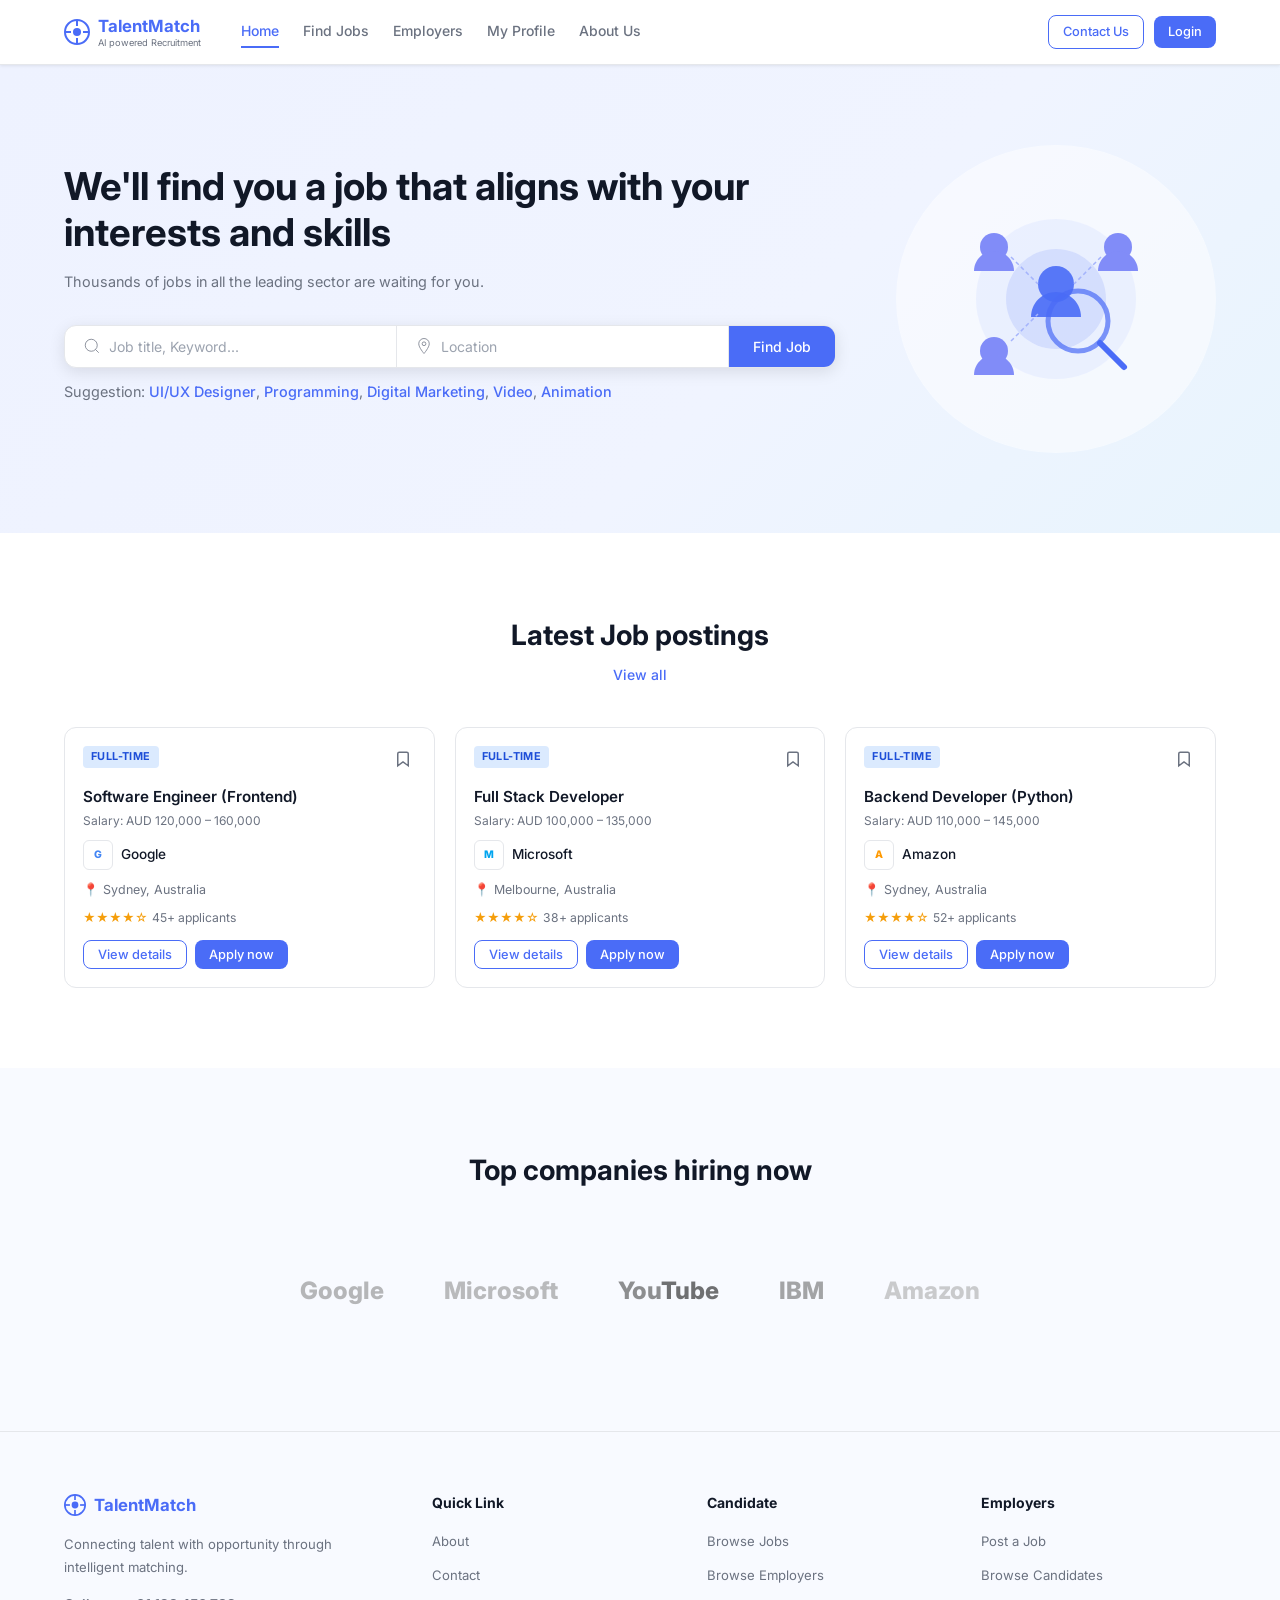
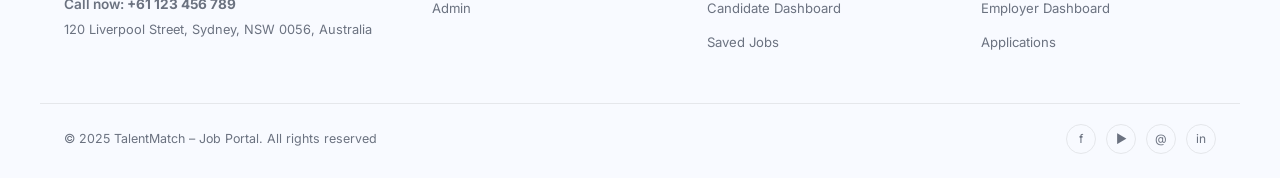
<file: index.html>
<!DOCTYPE html>
<html lang="en">
<head>
  <meta charset="UTF-8">
  <meta name="viewport" content="width=device-width, initial-scale=1.0">
  <title>TalentMatch — Intelligent Talent Matching Platform</title>
  <link rel="stylesheet" href="css/styles.css">
</head>
<body>
<div id="navbar"></div>

<!-- Hero -->
<section class="hero">
  <div class="hero-inner">
    <div class="hero-text">
      <h1>We'll find you a job that aligns with your interests and skills</h1>
      <p>Thousands of jobs in all the leading sector are waiting for you.</p>
      <div class="hero-search">
        <div class="hero-search-field">
          <svg width="18" height="18" fill="none" stroke="currentColor" viewBox="0 0 24 24"><circle cx="11" cy="11" r="8"/><path d="m21 21-4.35-4.35"/></svg>
          <input type="text" id="heroSearchInput" placeholder="Job title, Keyword...">
        </div>
        <div class="hero-search-field">
          <svg width="18" height="18" fill="none" stroke="currentColor" viewBox="0 0 24 24"><path d="M12 2a7 7 0 0 1 7 7c0 5-7 13-7 13S5 14 5 9a7 7 0 0 1 7-7z"/><circle cx="12" cy="9" r="2.5"/></svg>
          <input type="text" id="heroLocationInput" placeholder="Location">
        </div>
        <button class="btn btn-primary" onclick="heroSearch()">Find Job</button>
      </div>
      <p class="hero-suggestions">
        Suggestion: <a href="find-jobs.html?q=UI/UX+Designer">UI/UX Designer</a>,
        <a href="find-jobs.html?q=Programming">Programming</a>,
        <a href="find-jobs.html?q=Digital+Marketing">Digital Marketing</a>,
        <a href="find-jobs.html?q=Video">Video</a>,
        <a href="find-jobs.html?q=Animation">Animation</a>
      </p>
    </div>
    <div class="hero-illustration">
      <svg class="hero-svg" viewBox="0 0 260 260" fill="none" xmlns="http://www.w3.org/2000/svg">
        <circle cx="130" cy="130" r="80" fill="#e0e7ff" opacity=".5"/>
        <circle cx="130" cy="130" r="50" fill="#c7d2fe" opacity=".6"/>
        <!-- Central person -->
        <circle cx="130" cy="115" r="18" fill="#4A6CF7" opacity=".9"/>
        <path d="M105 148c0-14 11-25 25-25s25 11 25 25" fill="#4A6CF7" opacity=".9"/>
        <!-- Person top-left -->
        <circle cx="68" cy="78" r="14" fill="#818cf8"/>
        <path d="M48 102c0-11 9-20 20-20s20 9 20 20" fill="#818cf8"/>
        <!-- Person bottom-left -->
        <circle cx="68" cy="182" r="14" fill="#818cf8"/>
        <path d="M48 206c0-11 9-20 20-20s20 9 20 20" fill="#818cf8"/>
        <!-- Person top-right -->
        <circle cx="192" cy="78" r="14" fill="#818cf8"/>
        <path d="M172 102c0-11 9-20 20-20s20 9 20 20" fill="#818cf8"/>
        <!-- Magnifier -->
        <circle cx="152" cy="152" r="30" stroke="#4A6CF7" stroke-width="5" fill="none" opacity=".7"/>
        <line x1="174" y1="174" x2="198" y2="198" stroke="#4A6CF7" stroke-width="6" stroke-linecap="round"/>
        <!-- Connection lines -->
        <line x1="85" y1="88" x2="112" y2="115" stroke="#a5b4fc" stroke-width="1.5" stroke-dasharray="4 3"/>
        <line x1="85" y1="172" x2="112" y2="145" stroke="#a5b4fc" stroke-width="1.5" stroke-dasharray="4 3"/>
        <line x1="175" y1="88" x2="148" y2="115" stroke="#a5b4fc" stroke-width="1.5" stroke-dasharray="4 3"/>
      </svg>
    </div>
  </div>
</section>

<!-- Latest Job Postings -->
<section class="section">
  <div class="container">
    <div class="section-header">
      <h2>Latest Job postings</h2>
      <a href="find-jobs.html" class="view-all">View all</a>
    </div>
    <div class="jobs-grid-3" id="latestJobsGrid"></div>
  </div>
</section>

<!-- Top Companies -->
<section class="section section-light">
  <div class="container">
    <div class="section-header"><h2>Top companies hiring now</h2></div>
    <div class="companies-strip">
      <span class="company-brand" style="color:#4285f4">Google</span>
      <span class="company-brand" style="color:#00a4ef">Microsoft</span>
      <span class="company-brand" style="color:#ff0000">You<span style="color:#000">Tube</span></span>
      <span class="company-brand" style="color:#0071c5">IBM</span>
      <span class="company-brand" style="color:#ff9900">Amazon</span>
    </div>
  </div>
</section>

<div id="footer"></div>

<!-- Job Detail Modal -->
<div class="modal-bg" id="jobModal">
  <div class="modal-box" id="jobModalContent"></div>
</div>

<script src="js/data.js?v=4"></script>
<script src="js/auth.js?v=4"></script>
<script src="js/search.js?v=4"></script>
<script src="js/recommendations.js?v=4"></script>
<script>
  DB.init();
  renderNavbar('home');
  renderFooter();

  function badgeClass(type) {
    return { 'full-time': 'badge-full', 'part-time': 'badge-part', 'internship': 'badge-intern', 'contract': 'badge-contract' }[type] || 'badge-full';
  }
  function badgeLabel(type) {
    return { 'full-time': 'Full-Time', 'part-time': 'Part-Time', 'internship': 'Internship', 'contract': 'Contract' }[type] || type;
  }
  function fmtSalary(j) {
    return `Salary: ${j.currency} ${(j.minSalary||0).toLocaleString()} – ${(j.maxSalary||0).toLocaleString()}`;
  }
  function stars(r) {
    const full = Math.floor(r || 0);
    return '★'.repeat(full) + '☆'.repeat(5 - full);
  }
  function logoHtml(logo) {
    const initials = { google: 'G', apple: '', intel: 'intel', microsoft: 'M', amazon: 'A', meta: 'f' };
    return `<div class="company-logo-box ${logo}">${initials[logo] || logo?.charAt(0)?.toUpperCase() || '?'}</div>`;
  }

  function renderJobCard(job, saved) {
    const user = Auth.getCurrentUser();
    const isSaved = saved || (user ? DB.getSaved(user.id).includes(job.id) : false);
    return `
      <div class="job-card" id="card-${job.id}">
        <div class="job-card-top">
          <div class="job-card-badges">
            <span class="badge ${badgeClass(job.jobType)}">${badgeLabel(job.jobType)}</span>
          </div>
          <button class="bookmark-btn ${isSaved ? 'saved' : ''}" onclick="toggleSave('${job.id}',this)" title="Save job">
            <svg width="18" height="18" fill="${isSaved ? 'currentColor' : 'none'}" stroke="currentColor" stroke-width="2" viewBox="0 0 24 24"><path d="M19 21l-7-5-7 5V5a2 2 0 0 1 2-2h10a2 2 0 0 1 2 2z"/></svg>
          </button>
        </div>
        <div class="job-card-title">${job.title}</div>
        <div class="job-card-salary">${fmtSalary(job)}</div>
        <div class="job-card-company">${logoHtml(job.companyLogo)}<span>${job.company}</span></div>
        <div class="job-card-location">📍 ${job.location}</div>
        <div class="job-card-stats"><span class="stars">${stars(job.rating)}</span> ${job.applicants || 0}+ applicants</div>
        <div class="job-card-actions">
          <button class="btn btn-outline btn-sm" onclick="openJobModal('${job.id}')">View details</button>
          <button class="btn btn-primary btn-sm" onclick="applyJob('${job.id}')">Apply now</button>
        </div>
      </div>`;
  }

  function toggleSave(jobId, btn) {
    const user = Auth.getCurrentUser();
    if (!user) { window.location.href = 'login.html'; return; }
    const saved = DB.toggleSaved(user.id, jobId);
    btn.classList.toggle('saved', saved);
    btn.innerHTML = `<svg width="18" height="18" fill="${saved ? 'currentColor' : 'none'}" stroke="currentColor" stroke-width="2" viewBox="0 0 24 24"><path d="M19 21l-7-5-7 5V5a2 2 0 0 1 2-2h10a2 2 0 0 1 2 2z"/></svg>`;
  }

  function applyJob(jobId) {
    const user = Auth.getCurrentUser();
    if (!user) { window.location.href = 'login.html'; return; }
    if (user.type !== 'candidate') { alert('Only candidates can apply for jobs.'); return; }
    const ok = DB.applyToJob(jobId, user.id);
    alert(ok ? '✓ Application submitted successfully!' : 'You have already applied for this job.');
  }

  function openJobModal(jobId) {
    const job = DB.getJobById(jobId);
    if (!job) return;
    const user = Auth.getCurrentUser();
    const hasApplied = user ? DB.hasApplied(jobId, user.id) : false;
    document.getElementById('jobModalContent').innerHTML = `
      <button class="modal-close" onclick="closeModal()">×</button>
      <div style="display:flex;align-items:center;gap:12px;margin-bottom:16px">
        ${logoHtml(job.companyLogo)}
        <div>
          <h3>${job.title}</h3>
          <div style="font-size:.82rem;color:#6b7280">${job.company} · ${job.location}</div>
        </div>
      </div>
      <div style="display:flex;gap:8px;flex-wrap:wrap;margin-bottom:16px">
        <span class="badge ${badgeClass(job.jobType)}">${badgeLabel(job.jobType)}</span>
        <span class="badge" style="background:#f3f4f6;color:#374151">${job.workMode}</span>
        <span class="badge" style="background:#f3f4f6;color:#374151">${job.jobLevel}</span>
      </div>
      <p style="font-size:.85rem;color:#6b7280;margin-bottom:12px"><strong>Salary:</strong> ${fmtSalary(job)}</p>
      <p style="font-size:.85rem;color:#6b7280;margin-bottom:12px"><strong>Experience required:</strong> ${job.requiredExperience}+ years</p>
      <p style="font-size:.85rem;color:#6b7280;margin-bottom:12px"><strong>Education:</strong> ${job.requiredEducation}</p>
      <p style="font-size:.85rem;font-weight:600;margin-bottom:8px">Required Skills</p>
      <div style="display:flex;flex-wrap:wrap;gap:6px;margin-bottom:16px">
        ${(job.requiredSkills||[]).map(s => `<span class="skill-tag">${s}</span>`).join('')}
      </div>
      <p style="font-size:.85rem;font-weight:600;margin-bottom:8px">Job Description</p>
      <div style="font-size:.875rem;line-height:1.7;color:#374151;margin-bottom:20px">${job.description || ''}</div>
      ${hasApplied
        ? `<button class="btn btn-sm" style="background:#d1fae5;color:#065f46;cursor:default">✓ Applied</button>`
        : `<button class="btn btn-primary" onclick="applyJob('${job.id}');closeModal()">Apply Now</button>`}
    `;
    document.getElementById('jobModal').classList.add('open');
  }

  function closeModal() { document.getElementById('jobModal').classList.remove('open'); }
  document.getElementById('jobModal').addEventListener('click', e => { if (e.target.id === 'jobModal') closeModal(); });

  function heroSearch() {
    const q = document.getElementById('heroSearchInput').value.trim();
    const loc = document.getElementById('heroLocationInput').value.trim();
    let url = 'find-jobs.html';
    const params = [];
    if (q) params.push('q=' + encodeURIComponent(q));
    if (loc) params.push('loc=' + encodeURIComponent(loc));
    if (params.length) url += '?' + params.join('&');
    window.location.href = url;
  }
  document.getElementById('heroSearchInput').addEventListener('keydown', e => { if (e.key === 'Enter') heroSearch(); });

  // Render latest 3 jobs
  const jobs = DB.getJobs().slice(0, 3);
  document.getElementById('latestJobsGrid').innerHTML = jobs.map(j => renderJobCard(j)).join('');
</script>
</body>
</html>
</file>
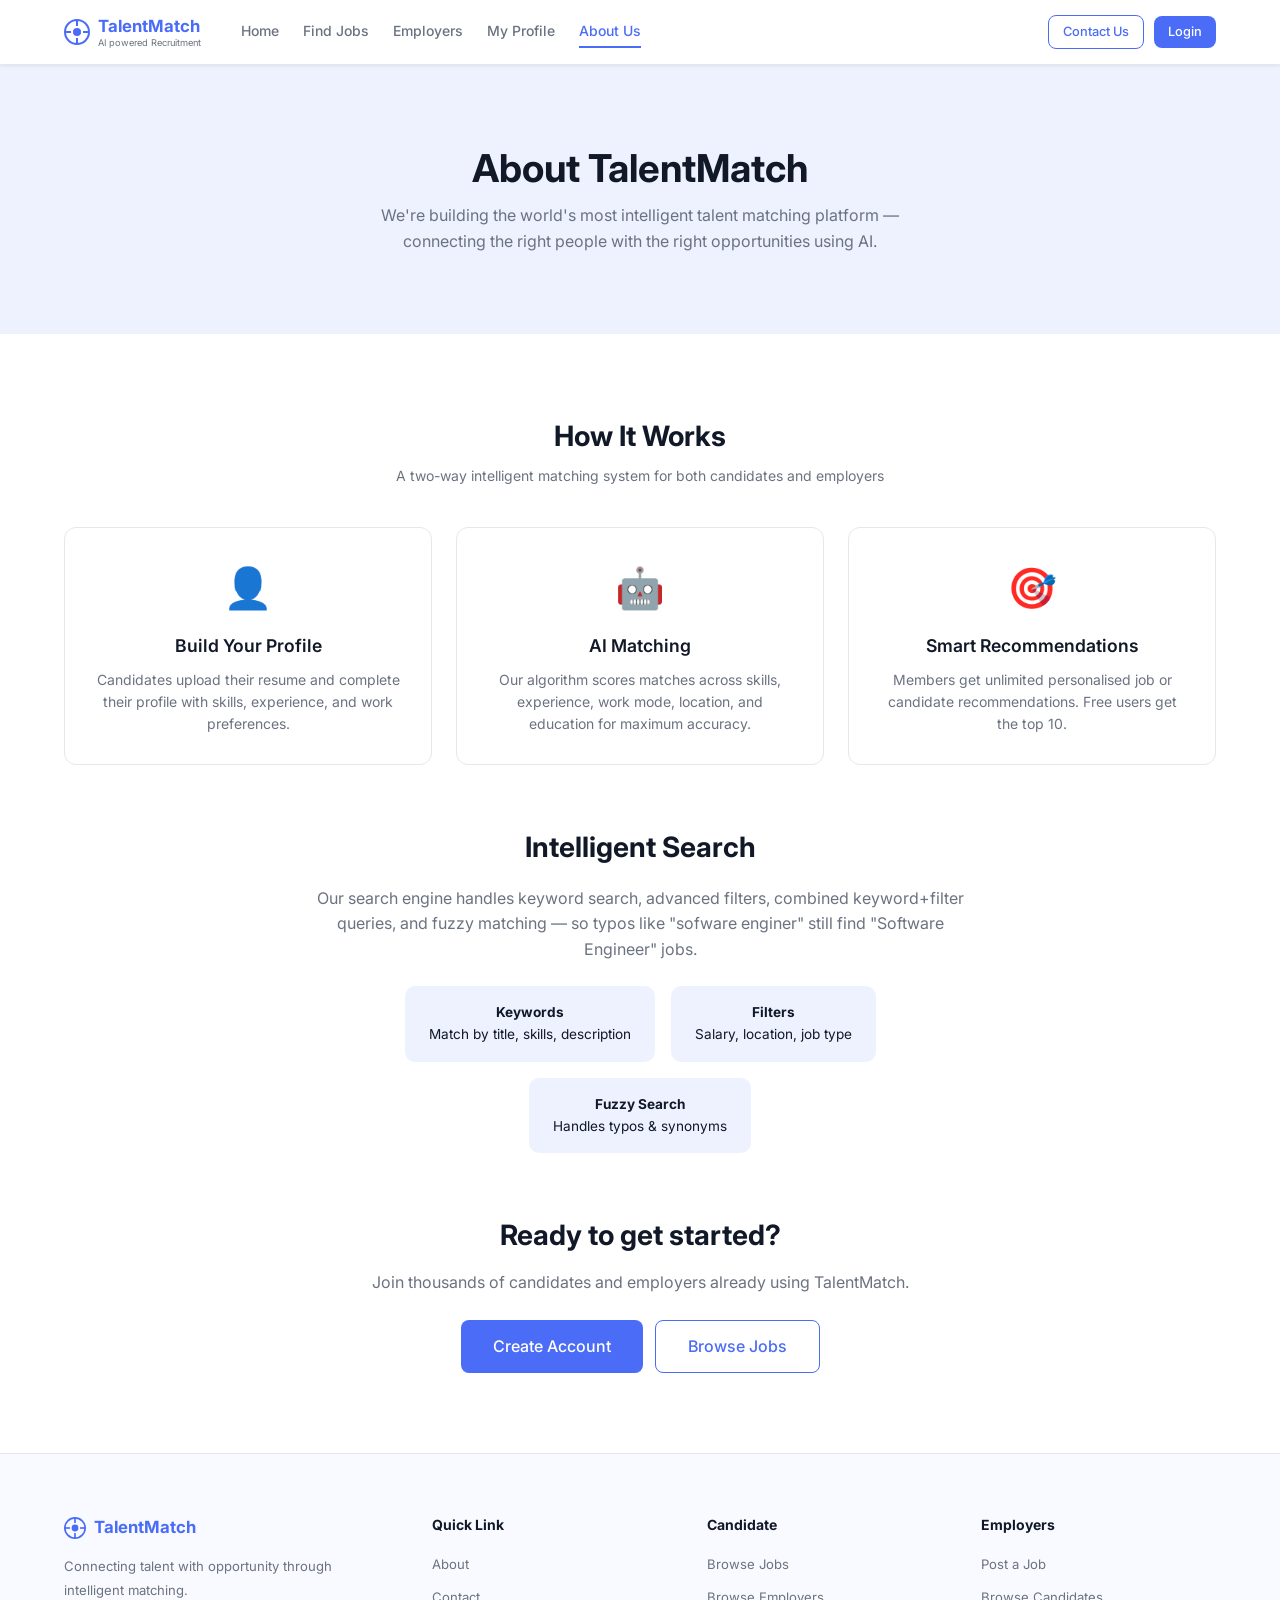
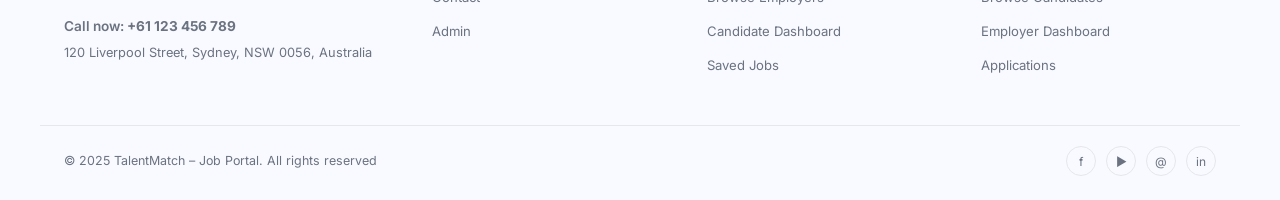
<file: about.html>
<!DOCTYPE html>
<html lang="en">
<head>
  <meta charset="UTF-8">
  <meta name="viewport" content="width=device-width, initial-scale=1.0">
  <title>About Us — TalentMatch</title>
  <link rel="stylesheet" href="css/styles.css">
</head>
<body>
<div id="navbar"></div>

<div class="about-hero">
  <div class="container">
    <h1>About TalentMatch</h1>
    <p>We're building the world's most intelligent talent matching platform — connecting the right people with the right opportunities using AI.</p>
  </div>
</div>

<section class="section">
  <div class="container">
    <div class="section-header">
      <h2>How It Works</h2>
      <p>A two-way intelligent matching system for both candidates and employers</p>
    </div>
    <div class="about-grid">
      <div class="about-card">
        <div class="about-icon">👤</div>
        <h3>Build Your Profile</h3>
        <p style="font-size:.875rem;color:#6b7280;margin-top:8px">Candidates upload their resume and complete their profile with skills, experience, and work preferences.</p>
      </div>
      <div class="about-card">
        <div class="about-icon">🤖</div>
        <h3>AI Matching</h3>
        <p style="font-size:.875rem;color:#6b7280;margin-top:8px">Our algorithm scores matches across skills, experience, work mode, location, and education for maximum accuracy.</p>
      </div>
      <div class="about-card">
        <div class="about-icon">🎯</div>
        <h3>Smart Recommendations</h3>
        <p style="font-size:.875rem;color:#6b7280;margin-top:8px">Members get unlimited personalised job or candidate recommendations. Free users get the top 10.</p>
      </div>
    </div>

    <div style="max-width:680px;margin:60px auto 0;text-align:center">
      <h2 style="margin-bottom:16px">Intelligent Search</h2>
      <p style="color:#6b7280;margin-bottom:24px">Our search engine handles keyword search, advanced filters, combined keyword+filter queries, and fuzzy matching — so typos like "sofware enginer" still find "Software Engineer" jobs.</p>
      <div style="display:flex;gap:16px;justify-content:center;flex-wrap:wrap">
        <div style="background:#eef2ff;border-radius:10px;padding:16px 24px;font-size:.85rem"><strong>Keywords</strong><br>Match by title, skills, description</div>
        <div style="background:#eef2ff;border-radius:10px;padding:16px 24px;font-size:.85rem"><strong>Filters</strong><br>Salary, location, job type</div>
        <div style="background:#eef2ff;border-radius:10px;padding:16px 24px;font-size:.85rem"><strong>Fuzzy Search</strong><br>Handles typos & synonyms</div>
      </div>
    </div>

    <div style="text-align:center;margin-top:60px">
      <h2 style="margin-bottom:12px">Ready to get started?</h2>
      <p style="color:#6b7280;margin-bottom:24px">Join thousands of candidates and employers already using TalentMatch.</p>
      <div style="display:flex;gap:12px;justify-content:center">
        <a href="register.html" class="btn btn-primary btn-lg">Create Account</a>
        <a href="find-jobs.html" class="btn btn-outline btn-lg">Browse Jobs</a>
      </div>
    </div>
  </div>
</section>

<div id="footer"></div>

<script src="js/data.js?v=4"></script>
<script src="js/auth.js?v=4"></script>
<script>
  DB.init();
  renderNavbar('about');
  renderFooter();
</script>
</body>
</html>
</file>
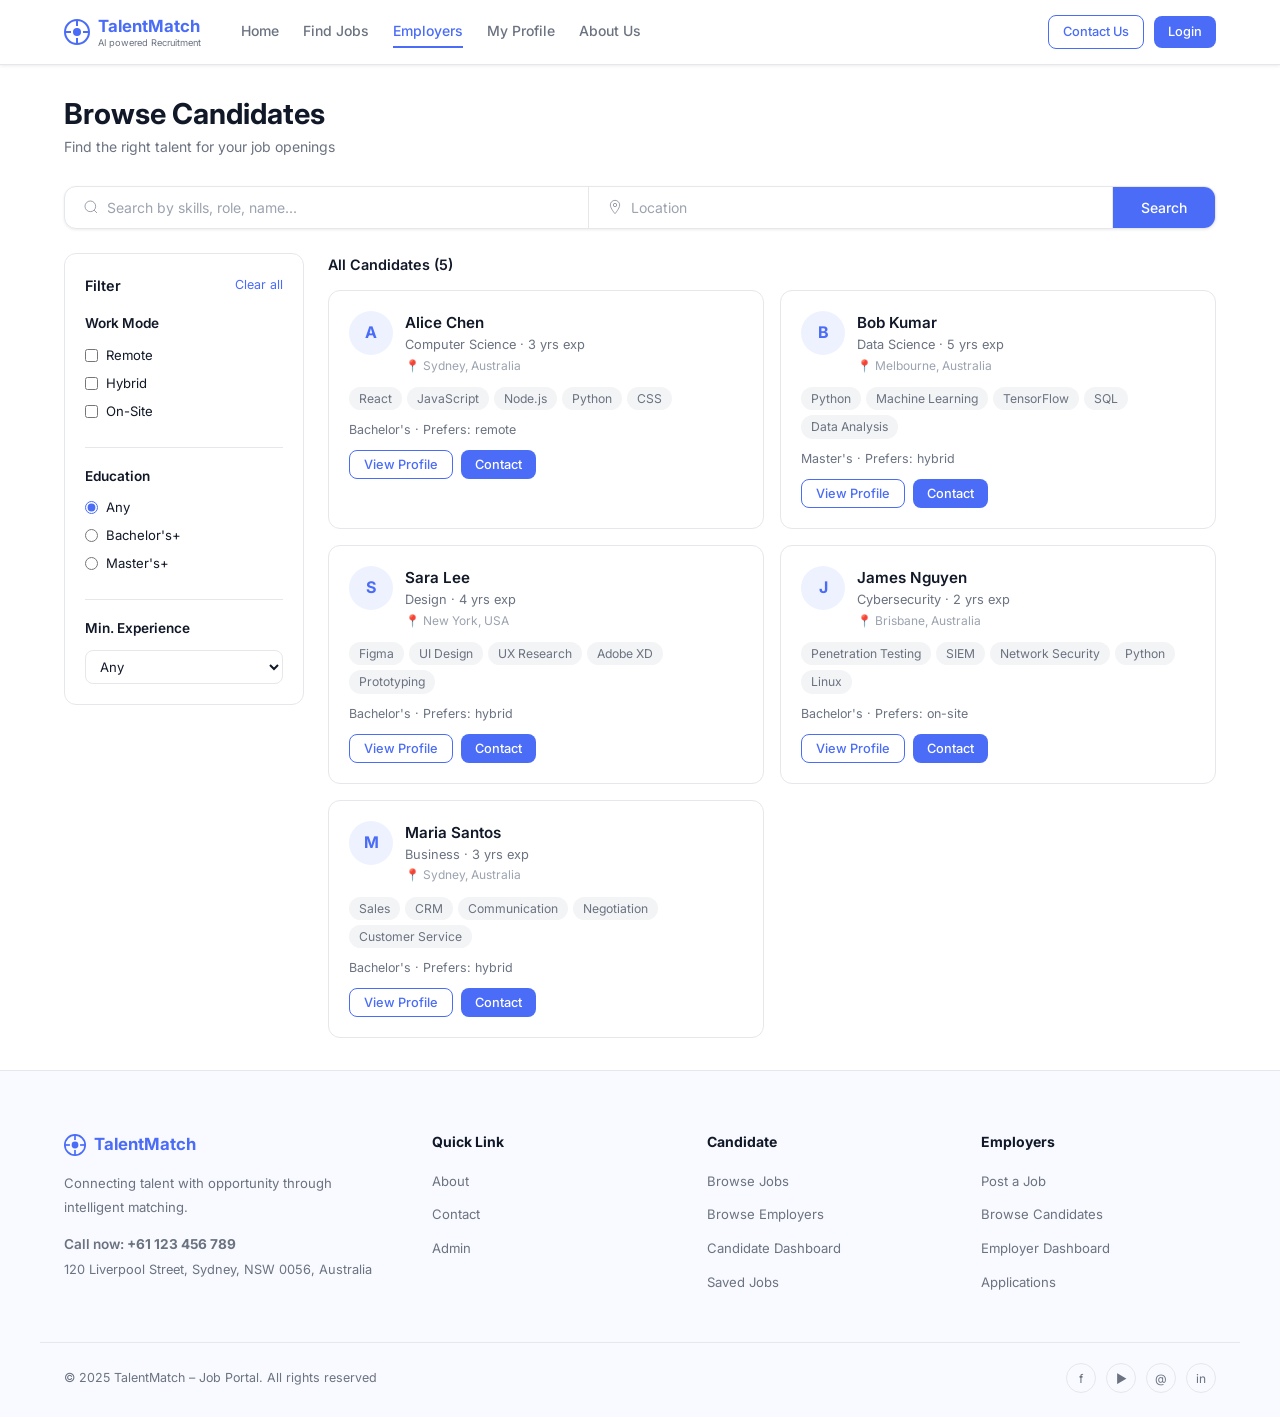
<file: candidates.html>
<!DOCTYPE html>
<html lang="en">
<head>
  <meta charset="UTF-8">
  <meta name="viewport" content="width=device-width, initial-scale=1.0">
  <title>Browse Candidates — TalentMatch</title>
  <link rel="stylesheet" href="css/styles.css">
</head>
<body>
<div id="navbar"></div>

<div class="candidates-page">
  <div class="container">
    <div class="page-header">
      <h1>Browse Candidates</h1>
      <p>Find the right talent for your job openings</p>
    </div>

    <!-- Search Bar -->
    <div class="search-bar-container">
      <div class="search-bar-field">
        <svg width="16" height="16" fill="none" stroke="currentColor" viewBox="0 0 24 24"><circle cx="11" cy="11" r="8"/><path d="m21 21-4.35-4.35"/></svg>
        <input type="text" id="searchInput" placeholder="Search by skills, role, name...">
      </div>
      <div class="search-bar-field">
        <svg width="16" height="16" fill="none" stroke="currentColor" viewBox="0 0 24 24"><path d="M12 2a7 7 0 0 1 7 7c0 5-7 13-7 13S5 14 5 9a7 7 0 0 1 7-7z"/><circle cx="12" cy="9" r="2.5"/></svg>
        <input type="text" id="locInput" placeholder="Location">
      </div>
      <button class="btn btn-primary" onclick="doSearch()">Search</button>
    </div>

    <div class="search-layout">
      <!-- Filters -->
      <aside class="filter-panel">
        <div class="filter-top">
          <h3>Filter</h3>
          <a href="#" onclick="clearFilters();return false">Clear all</a>
        </div>

        <div class="filter-section">
          <div class="filter-heading">Work Mode</div>
          <label class="filter-opt"><input type="checkbox" value="remote" name="wm" onchange="doSearch()"> Remote</label>
          <label class="filter-opt"><input type="checkbox" value="hybrid" name="wm" onchange="doSearch()"> Hybrid</label>
          <label class="filter-opt"><input type="checkbox" value="on-site" name="wm" onchange="doSearch()"> On-Site</label>
        </div>

        <div class="filter-section">
          <div class="filter-heading">Education</div>
          <label class="filter-opt"><input type="radio" name="edu" value="" onchange="doSearch()" checked> Any</label>
          <label class="filter-opt"><input type="radio" name="edu" value="bachelor" onchange="doSearch()"> Bachelor's+</label>
          <label class="filter-opt"><input type="radio" name="edu" value="master" onchange="doSearch()"> Master's+</label>
        </div>

        <div class="filter-section">
          <div class="filter-heading">Min. Experience</div>
          <select id="fMinExp" onchange="doSearch()" style="width:100%;padding:7px 10px;font-size:.82rem">
            <option value="">Any</option>
            <option value="1">1+ year</option>
            <option value="2">2+ years</option>
            <option value="3">3+ years</option>
            <option value="5">5+ years</option>
          </select>
        </div>
      </aside>

      <!-- Results -->
      <div>
        <div class="results-header">
          <h3 id="resultsTitle">All Candidates</h3>
        </div>
        <div class="jobs-grid-2" id="candGrid"></div>

        <!-- AI Recommendations for employer -->
        <div id="aiSection" style="margin-top:32px;display:none">
          <div class="ai-section-header">
            <h3>AI ~ Recommended Candidates</h3>
            <span class="ai-label" id="aiCount"></span>
          </div>
          <div id="memberGate"></div>
          <div class="jobs-grid-2" id="recGrid"></div>
        </div>
      </div>
    </div>
  </div>
</div>

<!-- Candidate Detail Modal -->
<div class="modal-bg" id="candModal">
  <div class="modal-box" id="candModalContent"></div>
</div>

<div id="footer"></div>

<script src="js/data.js?v=4"></script>
<script src="js/auth.js?v=4"></script>
<script src="js/search.js?v=4"></script>
<script src="js/recommendations.js?v=4"></script>
<script>
  DB.init();
  renderNavbar('employers');
  renderFooter();

  const user = Auth.getCurrentUser();

  function avatar(name) {
    return (name || '?').charAt(0).toUpperCase();
  }

  function candCard(c) {
    const matchHtml = c.matchScore !== undefined
      ? `<span class="match-score">🎯 ${c.matchScore}% match</span>`
      : '';
    return `
      <div class="candidate-card">
        <div class="cand-header">
          <div class="cand-avatar">${avatar(c.name)}</div>
          <div style="flex:1">
            <div class="cand-name">${c.name}</div>
            <div class="cand-title">${c.fieldOfStudy || ''} ${c.yearsOfExperience ? '· ' + c.yearsOfExperience + ' yrs exp' : ''}</div>
            ${c.location ? `<div style="font-size:.75rem;color:#9ca3af">📍 ${c.location}</div>` : ''}
          </div>
          ${matchHtml}
        </div>
        <div class="cand-skills">
          ${(c.skills||[]).slice(0,5).map(s=>`<span class="cand-skill-tag">${s}</span>`).join('')}
          ${(c.skills||[]).length > 5 ? `<span class="cand-skill-tag">+${c.skills.length-5}</span>` : ''}
        </div>
        <div style="font-size:.78rem;color:#6b7280;margin-bottom:10px">
          ${c.educationLevel || ''} ${c.preferredWorkMode ? '· Prefers: ' + c.preferredWorkMode : ''}
        </div>
        <div style="display:flex;gap:8px">
          <button class="btn btn-outline btn-sm" onclick="openCandModal('${c.id}')">View Profile</button>
          <button class="btn btn-primary btn-sm" onclick="contactCand('${c.id}')">Contact</button>
        </div>
      </div>`;
  }

  function doSearch() {
    const q = document.getElementById('searchInput').value.trim();
    const loc = document.getElementById('locInput').value.trim();
    const wm = [...document.querySelectorAll('input[name="wm"]:checked')].map(e => e.value);
    const edu = document.querySelector('input[name="edu"]:checked')?.value || '';
    const minExp = document.getElementById('fMinExp').value;

    const results = searchCandidates(q, { workMode: wm, education: edu, minExperience: minExp, location: loc });
    document.getElementById('candGrid').innerHTML = results.map(c => candCard(c)).join('') ||
      '<p style="color:#9ca3af;font-size:.85rem;padding:20px">No candidates found matching your criteria.</p>';
    document.getElementById('resultsTitle').textContent = `All Candidates (${results.length})`;

    // AI recommendations based on selected job or employer's latest job
    if (user && user.type === 'employer') renderRecommendations();
  }

  function renderRecommendations() {
    const aiSection = document.getElementById('aiSection');
    if (!user || user.type !== 'employer') { aiSection.style.display = 'none'; return; }

    // Get job from URL param first, fall back to employer's most recent job
    const params = new URLSearchParams(window.location.search);
    const jobId = params.get('jobId');
    let job = null;
    if (jobId) {
      job = DB.getJobById(jobId);
      // If URL jobId is invalid, fall back to employer's latest job
      if (!job) job = DB.getJobs().find(j => j.employerId === user.id) || null;
    } else {
      job = DB.getJobs().find(j => j.employerId === user.id) || null;
    }

    if (!job) {
      aiSection.style.display = 'block';
      document.getElementById('aiCount').textContent = '';
      document.getElementById('memberGate').innerHTML = `
        <div class="alert alert-info">Post a job first to see AI-recommended candidates for that role.</div>`;
      document.getElementById('recGrid').innerHTML = '';
      return;
    }

    aiSection.style.display = 'block';
    const limit = getRecommendationLimit(user);
    const recs = recommendCandidatesForJob(job, limit);
    document.getElementById('aiCount').textContent = limit ? `Top ${recs.length}` : `${recs.length} matches`;

    if (!user.isMember) {
      document.getElementById('memberGate').innerHTML = `
        <div class="membership-gate">
          <strong>Upgrade to see unlimited recommended candidates</strong>
          <p>Based on: <strong>${job.title}</strong>. Members see all matches — free accounts show top 10.</p>
          <a href="membership.html" class="btn btn-primary btn-sm">Get Membership</a>
        </div>`;
    } else {
      document.getElementById('memberGate').innerHTML = `
        <p style="font-size:.8rem;color:#6b7280;margin-bottom:12px">Based on: <strong>${job.title}</strong></p>`;
    }
    document.getElementById('recGrid').innerHTML = recs.map(c => candCard(c)).join('');
  }

  function openCandModal(candId) {
    const c = DB.getUserById(candId);
    if (!c) return;
    document.getElementById('candModalContent').innerHTML = `
      <button class="modal-close" onclick="closeCandModal()">×</button>
      <div style="display:flex;align-items:center;gap:14px;margin-bottom:20px">
        <div class="cand-avatar" style="width:56px;height:56px;font-size:1.3rem">${avatar(c.name)}</div>
        <div>
          <h3>${c.name}</h3>
          <div style="font-size:.82rem;color:#6b7280">${c.fieldOfStudy || ''} · ${c.location || ''}</div>
        </div>
      </div>
      <div style="display:flex;gap:8px;flex-wrap:wrap;margin-bottom:14px">
        ${c.educationLevel ? `<span class="badge" style="background:#f3f4f6;color:#374151">${c.educationLevel}</span>` : ''}
        ${c.yearsOfExperience ? `<span class="badge" style="background:#f3f4f6;color:#374151">${c.yearsOfExperience} yrs exp</span>` : ''}
        ${c.preferredWorkMode ? `<span class="badge" style="background:#dbeafe;color:#1d4ed8">${c.preferredWorkMode}</span>` : ''}
      </div>
      ${c.bio ? `<p style="font-size:.875rem;line-height:1.6;margin-bottom:14px">${c.bio}</p>` : ''}
      ${(c.skills||[]).length ? `
        <p style="font-size:.85rem;font-weight:600;margin-bottom:8px">Skills</p>
        <div style="display:flex;flex-wrap:wrap;gap:5px;margin-bottom:14px">
          ${c.skills.map(s=>`<span class="skill-tag">${s}</span>`).join('')}
        </div>` : ''}
      ${(c.workExperience||[]).length ? `
        <p style="font-size:.85rem;font-weight:600;margin-bottom:8px">Work Experience</p>
        ${c.workExperience.map(w=>`
          <div style="border:1px solid #e5e7eb;border-radius:8px;padding:12px;margin-bottom:8px">
            <div style="font-weight:600;font-size:.875rem">${w.title}</div>
            <div style="font-size:.8rem;color:#6b7280">${w.company} · ${w.from}${w.current ? ' – Present' : (w.to ? ' – ' + w.to : '')}</div>
            ${w.description ? `<div style="font-size:.8rem;color:#374151;margin-top:4px">${w.description}</div>` : ''}
          </div>`).join('')}` : ''}
      <div style="margin-top:16px">
        <button class="btn btn-primary" onclick="contactCand('${c.id}');closeCandModal()">Contact Candidate</button>
      </div>`;
    document.getElementById('candModal').classList.add('open');
  }

  function closeCandModal() { document.getElementById('candModal').classList.remove('open'); }
  document.getElementById('candModal').addEventListener('click', e => { if (e.target.id === 'candModal') closeCandModal(); });

  function contactCand(candId) {
    const c = DB.getUserById(candId);
    if (!user) { window.location.href = 'login.html'; return; }
    alert(`Contact ${c?.name}\nEmail: ${c?.email}\nMobile: ${c?.mobile || 'Not provided'}`);
  }

  function clearFilters() {
    document.querySelectorAll('.filter-panel input').forEach(i => {
      if (i.type === 'checkbox') i.checked = false;
      if (i.type === 'radio') i.checked = i.value === '';
    });
    document.getElementById('fMinExp').value = '';
    document.getElementById('searchInput').value = '';
    document.getElementById('locInput').value = '';
    doSearch();
  }

  doSearch();
</script>
</body>
</html>
</file>
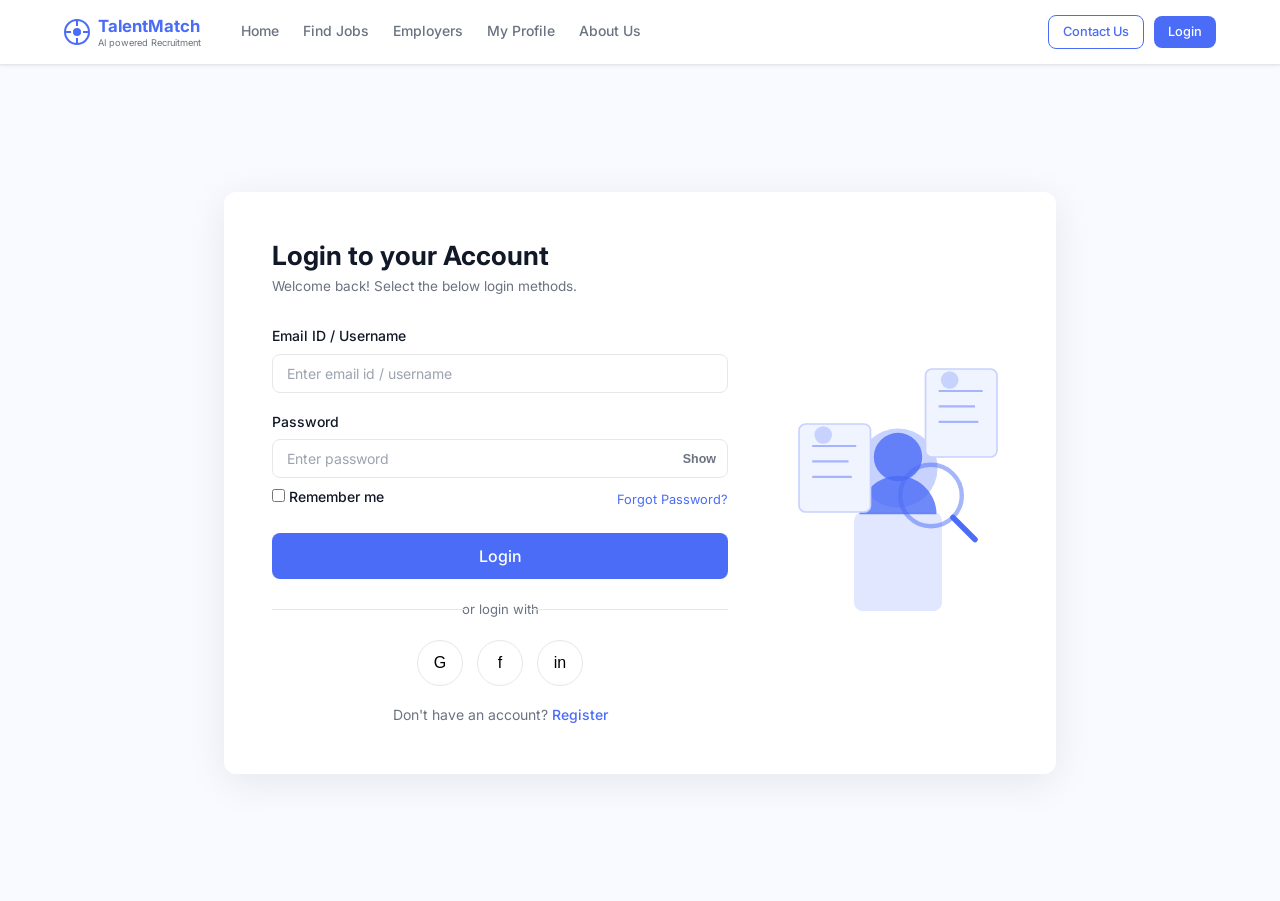
<file: dashboard-candidate.html>
<!DOCTYPE html>
<html lang="en">
<head>
  <meta charset="UTF-8">
  <meta name="viewport" content="width=device-width, initial-scale=1.0">
  <title>Candidate Dashboard — TalentMatch</title>
  <link rel="stylesheet" href="css/styles.css">
</head>
<body>
<div id="navbar"></div>

<div class="dash-page">
  <div class="container">
    <div id="dashContent"></div>
  </div>
</div>

<div id="footer"></div>

<script src="js/data.js?v=4"></script>
<script src="js/auth.js?v=4"></script>
<script src="js/search.js?v=4"></script>
<script src="js/recommendations.js?v=4"></script>
<script>
  DB.init();
  renderNavbar('profile');
  renderFooter();

  const user = Auth.requireAuth('login.html');
  if (user && user.type !== 'candidate') window.location.href = 'dashboard-employer.html';

  function badgeClass(t) { return {'full-time':'badge-full','part-time':'badge-part','internship':'badge-intern','contract':'badge-contract'}[t]||'badge-full'; }
  function badgeLabel(t) { return {'full-time':'Full-Time','part-time':'Part-Time','internship':'Internship','contract':'Contract'}[t]||t; }
  function logoHtml(logo) {
    const init = {google:'G',apple:'',intel:'i',microsoft:'M',amazon:'A',meta:'f'};
    return `<div class="company-logo-box ${logo}">${init[logo]||logo?.charAt(0)?.toUpperCase()||'?'}</div>`;
  }

  function render() {
    if (!user) return;
    const applications = DB.getCandidateApplications(user.id);
    const savedIds = DB.getSaved(user.id);
    const savedJobs = savedIds.map(id => DB.getJobById(id)).filter(Boolean);
    const limit = getRecommendationLimit(user);
    const recs = recommendJobsForCandidate(user, limit);

    document.getElementById('dashContent').innerHTML = `
      <div class="page-header">
        <h1>Welcome back, ${user.name.split(' ')[0]}! 👋</h1>
        <p>Here's your job seeking activity</p>
      </div>

      <div class="dash-stats">
        <div class="stat-card">
          <div class="stat-label">Applications Sent</div>
          <div class="stat-value">${applications.length}</div>
        </div>
        <div class="stat-card">
          <div class="stat-label">Saved Jobs</div>
          <div class="stat-value">${savedJobs.length}</div>
        </div>
        <div class="stat-card">
          <div class="stat-label">AI Matches</div>
          <div class="stat-value">${recs.length}${!user.isMember ? '*' : ''}</div>
        </div>
        <div class="stat-card">
          <div class="stat-label">Membership</div>
          <div class="stat-value" style="font-size:1rem;padding-top:8px">${user.isMember ? '⭐ Premium' : 'Free'}</div>
        </div>
      </div>

      ${!user.isMember ? `
        <div style="background:#fffbeb;border:1px solid #fcd34d;border-radius:10px;padding:16px;margin-bottom:24px;display:flex;justify-content:space-between;align-items:center">
          <div>
            <strong>Upgrade to Premium</strong>
            <p style="font-size:.82rem;color:#78350f;margin-top:2px">You're seeing top 10 recommendations. Members get unlimited matches.</p>
          </div>
          <a href="membership.html" class="btn btn-primary btn-sm">Upgrade</a>
        </div>` : ''}

      ${applications.length ? `
        <h3 style="margin-bottom:16px">My Applications (${applications.length})</h3>
        <div style="margin-bottom:32px">
          ${applications.map(a => `
            <div style="background:#fff;border:1px solid #e5e7eb;border-radius:10px;padding:16px;margin-bottom:10px;display:flex;align-items:center;gap:12px">
              ${logoHtml(a.job.companyLogo)}
              <div style="flex:1">
                <div style="font-weight:600">${a.job.title}</div>
                <div style="font-size:.8rem;color:#6b7280">${a.job.company} · ${a.job.location}</div>
              </div>
              <span class="badge" style="background:#d1fae5;color:#065f46">${a.status}</span>
              <span style="font-size:.75rem;color:#9ca3af">${a.appliedAt?.split('T')[0] || ''}</span>
            </div>`).join('')}
        </div>` : ''}

      ${savedJobs.length ? `
        <h3 style="margin-bottom:16px">Saved Jobs (${savedJobs.length})</h3>
        <div class="jobs-grid-2" style="margin-bottom:32px">
          ${savedJobs.map(j => `
            <div class="job-card">
              <div class="job-card-top"><span class="badge ${badgeClass(j.jobType)}">${badgeLabel(j.jobType)}</span></div>
              <div class="job-card-title">${j.title}</div>
              <div class="job-card-company">${logoHtml(j.companyLogo)}<span>${j.company}</span></div>
              <div class="job-card-location">📍 ${j.location}</div>
              <div class="job-card-actions">
                <a href="find-jobs.html?q=${encodeURIComponent(j.title)}" class="btn btn-outline btn-sm">View</a>
              </div>
            </div>`).join('')}
        </div>` : ''}

      <h3 style="margin-bottom:16px">AI Recommended for You ${!user.isMember ? '<span style="font-size:.75rem;color:#9ca3af">(Top 10 — Upgrade for unlimited)</span>' : ''}</h3>
      <div class="jobs-grid-2">
        ${recs.slice(0, 6).map(j => `
          <div class="job-card">
            <div class="job-card-top">
              <span class="badge ${badgeClass(j.jobType)}">${badgeLabel(j.jobType)}</span>
              <span style="font-size:.75rem;color:#065f46;background:#d1fae5;padding:2px 8px;border-radius:12px">${j.matchScore}% match</span>
            </div>
            <div class="job-card-title">${j.title}</div>
            <div class="job-card-company">${logoHtml(j.companyLogo)}<span>${j.company}</span></div>
            <div class="job-card-location">📍 ${j.location}</div>
            <div class="job-card-actions">
              <a href="find-jobs.html?q=${encodeURIComponent(j.title)}" class="btn btn-outline btn-sm">View</a>
              <button class="btn btn-primary btn-sm" onclick="apply('${j.id}')">Apply</button>
            </div>
          </div>`).join('')}
      </div>
      <div style="text-align:center;margin-top:16px">
        <a href="find-jobs.html" class="btn btn-outline">Browse All Jobs</a>
      </div>`;
  }

  function apply(jobId) {
    const ok = DB.applyToJob(jobId, user.id);
    alert(ok ? '✓ Applied!' : 'Already applied.');
    render();
  }

  render();
</script>
</body>
</html>
</file>
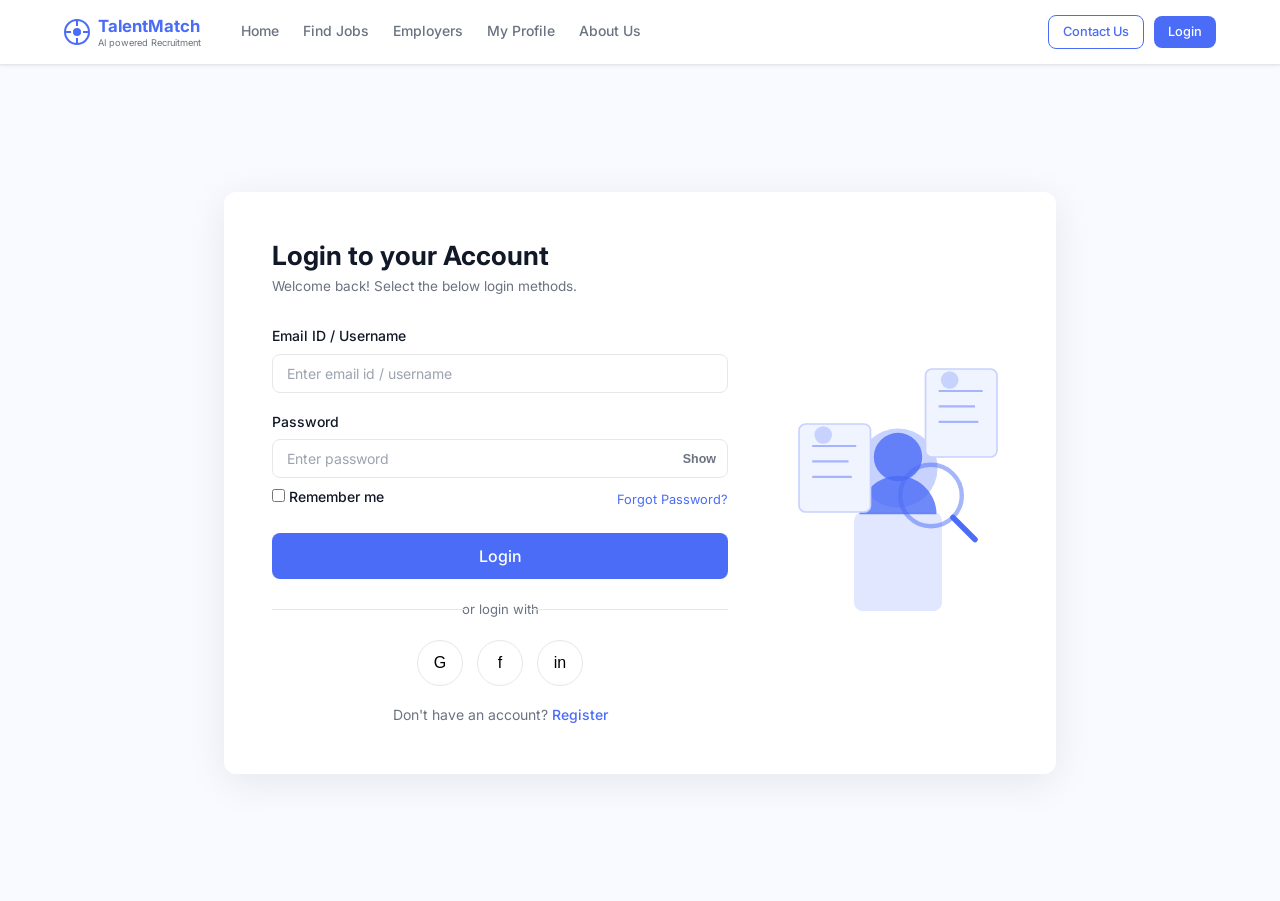
<file: dashboard-employer.html>
<!DOCTYPE html>
<html lang="en">
<head>
  <meta charset="UTF-8">
  <meta name="viewport" content="width=device-width, initial-scale=1.0">
  <title>Employer Dashboard — TalentMatch</title>
  <link rel="stylesheet" href="css/styles.css">
</head>
<body>
<div id="navbar"></div>

<div class="dash-page">
  <div class="container">
    <div id="dashContent"></div>
  </div>
</div>

<div id="footer"></div>

<script src="js/data.js?v=4"></script>
<script src="js/auth.js?v=4"></script>
<script src="js/search.js?v=4"></script>
<script src="js/recommendations.js?v=4"></script>
<script>
  DB.init();
  renderNavbar('employers');
  renderFooter();

  const user = Auth.requireAuth('login.html');
  if (user && user.type !== 'employer') window.location.href = 'dashboard-candidate.html';

  function avatar(name) { return (name || '?').charAt(0).toUpperCase(); }

  function render() {
    if (!user) return;
    const myJobs = DB.getJobs().filter(j => j.employerId === user.id);
    const totalApps = myJobs.reduce((s, j) => s + (j.applicants || 0), 0);

    // AI recommended candidates for the latest job
    const latestJob = myJobs[0];
    const limit = getRecommendationLimit(user);
    const recCands = latestJob ? recommendCandidatesForJob(latestJob, limit) : [];

    document.getElementById('dashContent').innerHTML = `
      <div class="page-header">
        <h1>Welcome back, ${user.name.split(' ')[0]}! 👋</h1>
        <p>${user.company ? user.company + ' · ' : ''}Employer Dashboard</p>
      </div>

      <div class="dash-stats">
        <div class="stat-card">
          <div class="stat-label">Jobs Posted</div>
          <div class="stat-value">${myJobs.length}</div>
        </div>
        <div class="stat-card">
          <div class="stat-label">Total Applications</div>
          <div class="stat-value">${totalApps}</div>
        </div>
        <div class="stat-card">
          <div class="stat-label">AI Matches</div>
          <div class="stat-value">${recCands.length}${!user.isMember ? '*' : ''}</div>
        </div>
        <div class="stat-card">
          <div class="stat-label">Membership</div>
          <div class="stat-value" style="font-size:1rem;padding-top:8px">${user.isMember ? '⭐ Premium' : 'Free'}</div>
        </div>
      </div>

      ${!user.isMember ? `
        <div style="background:#fffbeb;border:1px solid #fcd34d;border-radius:10px;padding:16px;margin-bottom:24px;display:flex;justify-content:space-between;align-items:center">
          <div>
            <strong>Upgrade to see unlimited candidate recommendations</strong>
            <p style="font-size:.82rem;color:#78350f;margin-top:2px">Free plan shows top 10 candidates per job. Members see all matches.</p>
          </div>
          <a href="membership.html" class="btn btn-primary btn-sm">Upgrade</a>
        </div>` : ''}

      <div style="display:flex;justify-content:space-between;align-items:center;margin-bottom:16px">
        <h3>My Job Postings (${myJobs.length})</h3>
        <a href="employers.html" class="btn btn-primary btn-sm">+ Post New Job</a>
      </div>
      ${myJobs.length ? `
        <div style="margin-bottom:32px">
          ${myJobs.map(j => `
            <div style="background:#fff;border:1px solid #e5e7eb;border-radius:10px;padding:16px;margin-bottom:10px;display:flex;justify-content:space-between;align-items:center;flex-wrap:wrap;gap:10px">
              <div>
                <div style="font-weight:600">${j.title}</div>
                <div style="font-size:.8rem;color:#6b7280">${j.location} · ${j.workMode} · ${j.jobType}</div>
                <div style="font-size:.75rem;color:#9ca3af;margin-top:2px">${j.applicants} applicants · Posted: ${j.postedAt}</div>
              </div>
              <div style="display:flex;gap:8px">
                <a href="candidates.html?jobId=${j.id}" class="btn btn-outline btn-sm">AI Matches</a>
                <span style="background:#dbeafe;color:#1d4ed8;padding:4px 12px;border-radius:6px;font-size:.78rem;font-weight:500">Live</span>
              </div>
            </div>`).join('')}
        </div>` : '<p style="color:#9ca3af;font-size:.85rem;margin-bottom:32px">No jobs posted yet. <a href="employers.html" style="color:#4A6CF7">Post your first job</a></p>'}

      ${latestJob ? `
        <h3 style="margin-bottom:8px">AI Recommended Candidates</h3>
        <p style="font-size:.82rem;color:#6b7280;margin-bottom:16px">Based on: <strong>${latestJob.title}</strong> ${!user.isMember ? '· Showing top 10 (upgrade for all)' : ''}</p>
        <div class="jobs-grid-2">
          ${recCands.slice(0, 6).map(c => `
            <div class="candidate-card">
              <div class="cand-header">
                <div class="cand-avatar">${avatar(c.name)}</div>
                <div style="flex:1">
                  <div class="cand-name">${c.name}</div>
                  <div class="cand-title">${c.fieldOfStudy || ''} · ${c.yearsOfExperience || 0} yrs</div>
                </div>
                <span class="match-score">🎯 ${c.matchScore}%</span>
              </div>
              <div class="cand-skills">
                ${(c.skills||[]).slice(0,4).map(s=>`<span class="cand-skill-tag">${s}</span>`).join('')}
              </div>
              <div style="display:flex;gap:8px;margin-top:8px">
                <a href="candidates.html" class="btn btn-outline btn-sm">View Profile</a>
                <button class="btn btn-primary btn-sm" onclick="contact('${c.id}')">Contact</button>
              </div>
            </div>`).join('')}
        </div>
        <div style="text-align:center;margin-top:16px">
          <a href="candidates.html" class="btn btn-outline">Browse All Candidates</a>
        </div>` : ''}`;
  }

  function contact(candId) {
    const c = DB.getUserById(candId);
    alert(`Contact ${c?.name}\nEmail: ${c?.email}\nMobile: ${c?.mobile || 'Not provided'}`);
  }

  render();
</script>
</body>
</html>
</file>
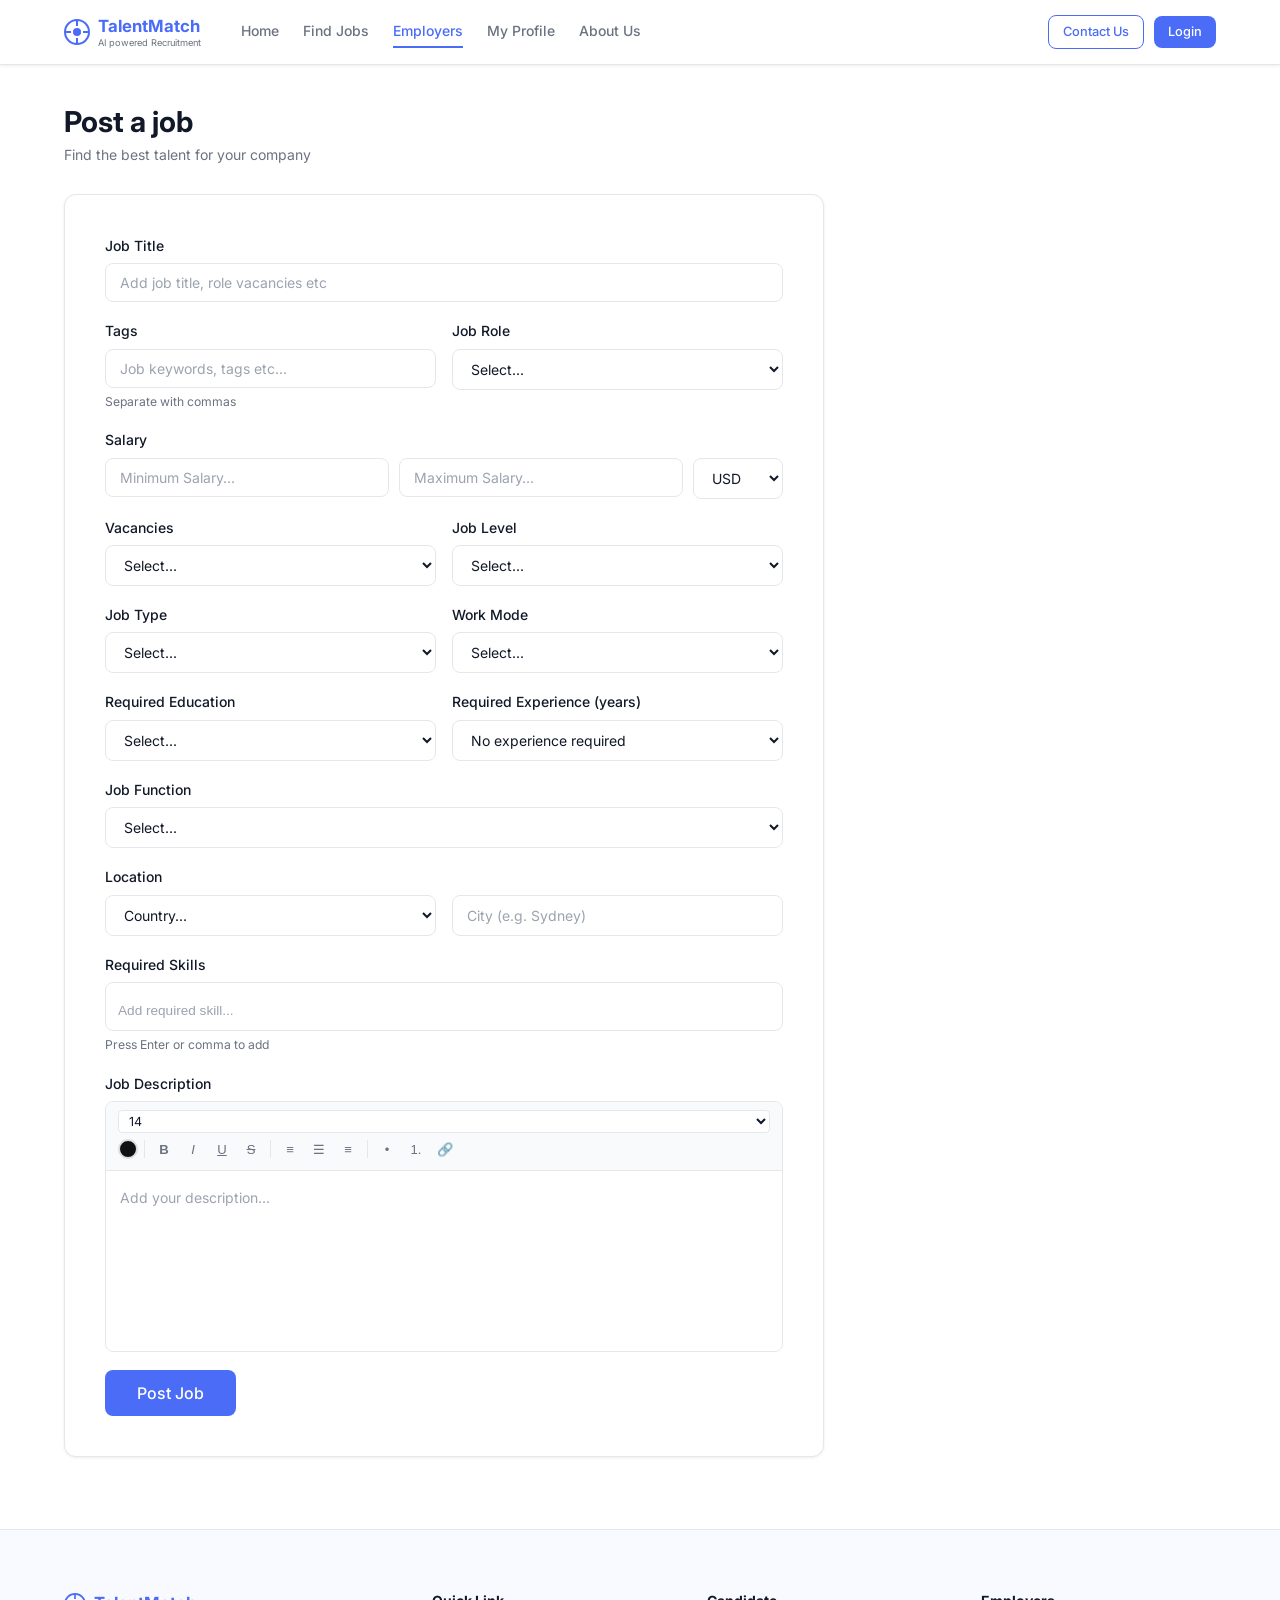
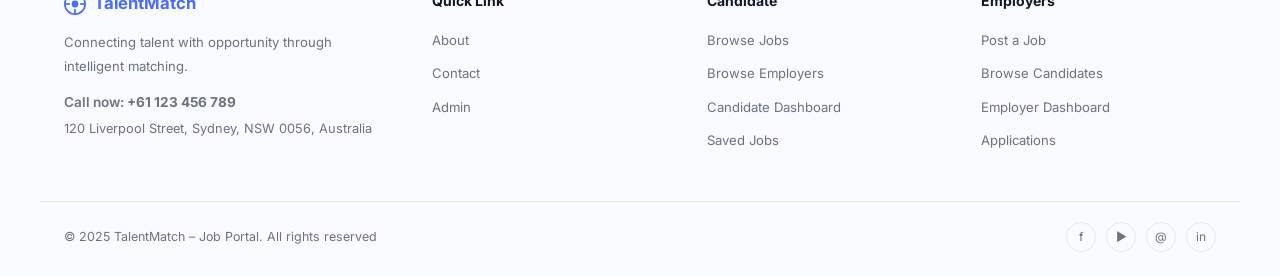
<file: employers.html>
<!DOCTYPE html>
<html lang="en">
<head>
  <meta charset="UTF-8">
  <meta name="viewport" content="width=device-width, initial-scale=1.0">
  <title>Post a Job — TalentMatch</title>
  <link rel="stylesheet" href="css/styles.css">
</head>
<body>
<div id="navbar"></div>

<div class="post-job-page">
  <div class="container">
    <div class="page-header">
      <h1>Post a job</h1>
      <p>Find the best talent for your company</p>
    </div>
    <div class="post-job-wrap">
      <div class="post-job-card">
        <div id="postAlert"></div>

        <div class="form-group">
          <label>Job Title</label>
          <input type="text" id="jTitle" placeholder="Add job title, role vacancies etc">
        </div>

        <div class="form-row">
          <div class="form-group">
            <label>Tags</label>
            <input type="text" id="jTags" placeholder="Job keywords, tags etc...">
            <p class="input-hint">Separate with commas</p>
          </div>
          <div class="form-group">
            <label>Job Role</label>
            <select id="jRole">
              <option value="">Select...</option>
              <option>Software Engineer</option>
              <option>UI/UX Designer</option>
              <option>Data Analyst</option>
              <option>Product Manager</option>
              <option>Marketing</option>
              <option>Sales</option>
              <option>Technical Support</option>
              <option>Cloud Engineer</option>
              <option>Mobile Developer</option>
              <option>DevOps Engineer</option>
              <option>HR / Recruitment</option>
              <option>Finance / Accounting</option>
              <option>Other</option>
            </select>
          </div>
        </div>

        <!-- Salary -->
        <div class="form-group">
          <label>Salary</label>
          <div style="display:grid;grid-template-columns:1fr 1fr auto;gap:10px;align-items:start">
            <div>
              <input type="number" id="jMinSal" placeholder="Minimum Salary..." min="0">
            </div>
            <div>
              <input type="number" id="jMaxSal" placeholder="Maximum Salary..." min="0">
            </div>
            <select id="jCurrency" style="width:90px">
              <option value="USD">USD</option>
              <option value="AUD">AUD</option>
              <option value="INR">INR</option>
              <option value="EUR">EUR</option>
              <option value="GBP">GBP</option>
            </select>
          </div>
        </div>

        <div class="form-row">
          <div class="form-group">
            <label>Vacancies</label>
            <select id="jVacancies">
              <option value="">Select...</option>
              <option value="1">1</option>
              <option value="2">2</option>
              <option value="3">3</option>
              <option value="5">5</option>
              <option value="10">10</option>
              <option value="20">20+</option>
            </select>
          </div>
          <div class="form-group">
            <label>Job Level</label>
            <select id="jLevel">
              <option value="">Select...</option>
              <option value="Fresher">Fresher / Entry-level</option>
              <option value="Mid-level">Mid-level</option>
              <option value="Senior">Senior</option>
              <option value="Lead">Lead / Manager</option>
              <option value="Director">Director / Executive</option>
            </select>
          </div>
        </div>

        <div class="form-row">
          <div class="form-group">
            <label>Job Type</label>
            <select id="jType">
              <option value="">Select...</option>
              <option value="full-time">Full-Time</option>
              <option value="part-time">Part-Time</option>
              <option value="internship">Internship</option>
              <option value="contract">Contract</option>
            </select>
          </div>
          <div class="form-group">
            <label>Work Mode</label>
            <select id="jWorkMode">
              <option value="">Select...</option>
              <option value="on-site">On-Site</option>
              <option value="remote">Remote</option>
              <option value="hybrid">Hybrid</option>
            </select>
          </div>
        </div>

        <!-- Required -->
        <div class="form-row">
          <div class="form-group">
            <label>Required Education</label>
            <select id="jEdu">
              <option value="">Select...</option>
              <option>High School</option>
              <option>Diploma</option>
              <option>Associate's</option>
              <option>Bachelor's</option>
              <option>Master's</option>
              <option>MBA</option>
              <option>PhD / Doctorate</option>
              <option>Any</option>
            </select>
          </div>
          <div class="form-group">
            <label>Required Experience (years)</label>
            <select id="jExp">
              <option value="0">No experience required</option>
              <option value="1">1+ year</option>
              <option value="2">2+ years</option>
              <option value="3">3+ years</option>
              <option value="4">4+ years</option>
              <option value="5">5+ years</option>
              <option value="7">7+ years</option>
              <option value="10">10+ years</option>
            </select>
          </div>
        </div>

        <!-- Job Function -->
        <div class="form-group">
          <label>Job Function</label>
          <select id="jFunction">
            <option value="">Select...</option>
            <option value="Engineering">Engineering</option>
            <option value="Design">Design</option>
            <option value="Marketing">Marketing</option>
            <option value="Sales">Sales</option>
            <option value="Customer Service">Customer Service</option>
            <option value="Finance">Finance</option>
            <option value="HR">HR</option>
            <option value="Operations">Operations</option>
          </select>
        </div>

        <!-- Location -->
        <div class="form-group">
          <label>Location</label>
          <div class="form-row">
            <select id="jCountry">
              <option value="">Country...</option>
              <option value="Australia">Australia</option>
              <option value="USA">USA</option>
              <option value="India">India</option>
              <option value="UK">UK</option>
              <option value="Canada">Canada</option>
              <option value="Singapore">Singapore</option>
              <option value="Remote">Remote (Worldwide)</option>
            </select>
            <input type="text" id="jCity" placeholder="City (e.g. Sydney)">
          </div>
        </div>

        <!-- Required Skills -->
        <div class="form-group">
          <label>Required Skills</label>
          <div class="skills-wrap">
            <div class="skills-tags" id="skillsTags"></div>
            <input class="skill-input" id="skillInput" placeholder="Add required skill..." onkeydown="handleSkillKey(event)">
          </div>
          <p class="input-hint">Press Enter or comma to add</p>
        </div>

        <!-- Job Description (rich text) -->
        <div class="form-group">
          <label>Job Description</label>
          <div class="rich-editor-wrap">
            <div class="editor-toolbar">
              <select onchange="execCmd('fontSize',this.value);this.value=''" title="Font size">
                <option value="">14</option>
                <option value="1">10</option>
                <option value="2">12</option>
                <option value="3">14</option>
                <option value="4">16</option>
                <option value="5">18</option>
                <option value="6">24</option>
              </select>
              <div class="color-btn" title="Text color" onclick="chooseColor()"></div>
              <div class="tb-sep"></div>
              <button class="tb-btn" title="Bold" onclick="execCmd('bold')"><b>B</b></button>
              <button class="tb-btn" title="Italic" onclick="execCmd('italic')"><i>I</i></button>
              <button class="tb-btn" title="Underline" onclick="execCmd('underline')"><u>U</u></button>
              <button class="tb-btn" title="Strikethrough" onclick="execCmd('strikeThrough')"><s>S</s></button>
              <div class="tb-sep"></div>
              <button class="tb-btn" title="Align left" onclick="execCmd('justifyLeft')">≡</button>
              <button class="tb-btn" title="Align center" onclick="execCmd('justifyCenter')">☰</button>
              <button class="tb-btn" title="Align right" onclick="execCmd('justifyRight')">≡</button>
              <div class="tb-sep"></div>
              <button class="tb-btn" title="Unordered list" onclick="execCmd('insertUnorderedList')">•</button>
              <button class="tb-btn" title="Ordered list" onclick="execCmd('insertOrderedList')">1.</button>
              <button class="tb-btn" title="Insert link" onclick="insertLink()">🔗</button>
            </div>
            <div class="editor-body" id="jobDesc" contenteditable="true" data-placeholder="Add your description..."></div>
          </div>
        </div>

        <button class="btn btn-primary btn-lg" onclick="postJob()">Post Job</button>
      </div>

      <!-- My Posted Jobs -->
      <div id="myJobs" style="margin-top:32px"></div>
    </div>
  </div>
</div>

<div id="footer"></div>

<script src="js/data.js?v=4"></script>
<script src="js/auth.js?v=4"></script>
<script>
  DB.init();
  renderNavbar('employers');
  renderFooter();

  // Allow non-logged in users to see the form, prompt on post
  const user = Auth.getCurrentUser();
  let skills = [];

  function execCmd(cmd, val = null) {
    document.execCommand(cmd, false, val);
    document.getElementById('jobDesc').focus();
  }

  function chooseColor() {
    const color = prompt('Enter a hex color (e.g. #ff0000):');
    if (color) execCmd('foreColor', color);
  }

  function insertLink() {
    const url = prompt('Enter URL:');
    if (url) execCmd('createLink', url);
  }

  function renderSkills() {
    document.getElementById('skillsTags').innerHTML = skills.map((s, i) =>
      `<span class="skill-tag">${s}<button onclick="removeSkill(${i})">×</button></span>`
    ).join('');
  }

  function handleSkillKey(e) {
    if (e.key === 'Enter' || e.key === ',') {
      e.preventDefault();
      const val = e.target.value.replace(/,/g, '').trim();
      if (val && !skills.includes(val)) { skills.push(val); renderSkills(); }
      e.target.value = '';
    }
  }
  function removeSkill(i) { skills.splice(i, 1); renderSkills(); }

  function postJob() {
    if (!user) { window.location.href = 'login.html'; return; }
    if (user.type !== 'employer') {
      alert('Only employer accounts can post jobs. Please register as an employer.');
      return;
    }

    const title = document.getElementById('jTitle').value.trim();
    if (!title) { showAlert('Please enter a job title.'); return; }

    const jobType = document.getElementById('jType').value;
    if (!jobType) { showAlert('Please select a job type (Full-Time, Part-Time, etc.).'); return; }

    const workMode = document.getElementById('jWorkMode').value;
    if (!workMode) { showAlert('Please select a work mode (On-Site, Remote, Hybrid).'); return; }

    const rawDesc = document.getElementById('jobDesc').innerHTML.trim();
    const descText = rawDesc.replace(/<[^>]+>/g, '').trim();
    if (!descText) { showAlert('Please add a job description.'); return; }

    const country = document.getElementById('jCountry').value;
    const city = document.getElementById('jCity').value.trim();
    if (!country) { showAlert('Please select a country.'); return; }

    const job = {
      id: 'j' + Date.now(),
      employerId: user.id,
      title,
      company: user.company || user.name,
      companyLogo: user.companyLogo || 'default',
      tags: document.getElementById('jTags').value.split(',').map(t => t.trim()).filter(Boolean),
      jobRole: document.getElementById('jRole').value,
      minSalary: parseInt(document.getElementById('jMinSal').value) || 0,
      maxSalary: parseInt(document.getElementById('jMaxSal').value) || 0,
      currency: document.getElementById('jCurrency').value,
      vacancies: parseInt(document.getElementById('jVacancies').value) || 1,
      jobLevel: document.getElementById('jLevel').value || 'Mid-level',
      jobType: jobType,
      workMode: workMode,
      requiredEducation: document.getElementById('jEdu').value || "Bachelor's",
      requiredExperience: document.getElementById('jExp').value || '0',
      jobFunction: document.getElementById('jFunction').value || 'Engineering',
      country, city,
      location: [city, country].filter(Boolean).join(', ') || 'TBD',
      requiredSkills: skills,
      description: rawDesc,
      applicants: 0, rating: 4.0,
      postedAt: new Date().toISOString().split('T')[0]
    };

    DB.addJob(job);
    showAlert('✓ Job posted successfully! It is now live on the platform.', 'ok');
    clearForm();
    renderMyJobs();
  }

  function showAlert(msg, type = 'err') {
    document.getElementById('postAlert').innerHTML =
      `<div class="alert alert-${type === 'ok' ? 'ok' : 'err'}">${msg}</div>`;
    window.scrollTo(0, 0);
    setTimeout(() => document.getElementById('postAlert').innerHTML = '', 4000);
  }

  function clearForm() {
    ['jTitle','jTags','jMinSal','jMaxSal','jCity'].forEach(id => document.getElementById(id).value = '');
    ['jRole','jLevel','jType','jWorkMode','jEdu','jFunction','jCountry'].forEach(id => document.getElementById(id).value = '');
    document.getElementById('jExp').value = '0';
    document.getElementById('jVacancies').value = '';
    document.getElementById('jobDesc').innerHTML = '';
    skills = [];
    renderSkills();
  }

  function renderMyJobs() {
    if (!user) return;
    const myPosted = DB.getJobs().filter(j => j.employerId === user.id);
    if (!myPosted.length) return;
    document.getElementById('myJobs').innerHTML = `
      <h3 style="margin-bottom:16px">My Posted Jobs (${myPosted.length})</h3>
      ${myPosted.map(j => `
        <div style="background:#fff;border:1px solid #e5e7eb;border-radius:10px;padding:16px;margin-bottom:12px;display:flex;justify-content:space-between;align-items:center">
          <div>
            <div style="font-weight:600">${j.title}</div>
            <div style="font-size:.8rem;color:#6b7280">${j.location} · ${j.jobType} · ${j.applicants} applicants</div>
            <div style="font-size:.75rem;color:#9ca3af;margin-top:2px">Posted: ${j.postedAt}</div>
          </div>
          <div style="display:flex;gap:8px">
            <a href="candidates.html?jobId=${j.id}" class="btn btn-outline btn-sm">View Applicants</a>
            <button class="btn btn-sm" style="background:#fef2f2;color:#dc2626;border:1px solid #fecaca" onclick="deleteJob('${j.id}')">Delete</button>
          </div>
        </div>`).join('')}`;
  }

  function deleteJob(id) {
    if (!confirm('Delete this job posting?')) return;
    DB.deleteJob(id);
    renderMyJobs();
  }

  if (user) renderMyJobs();
</script>
</body>
</html>
</file>
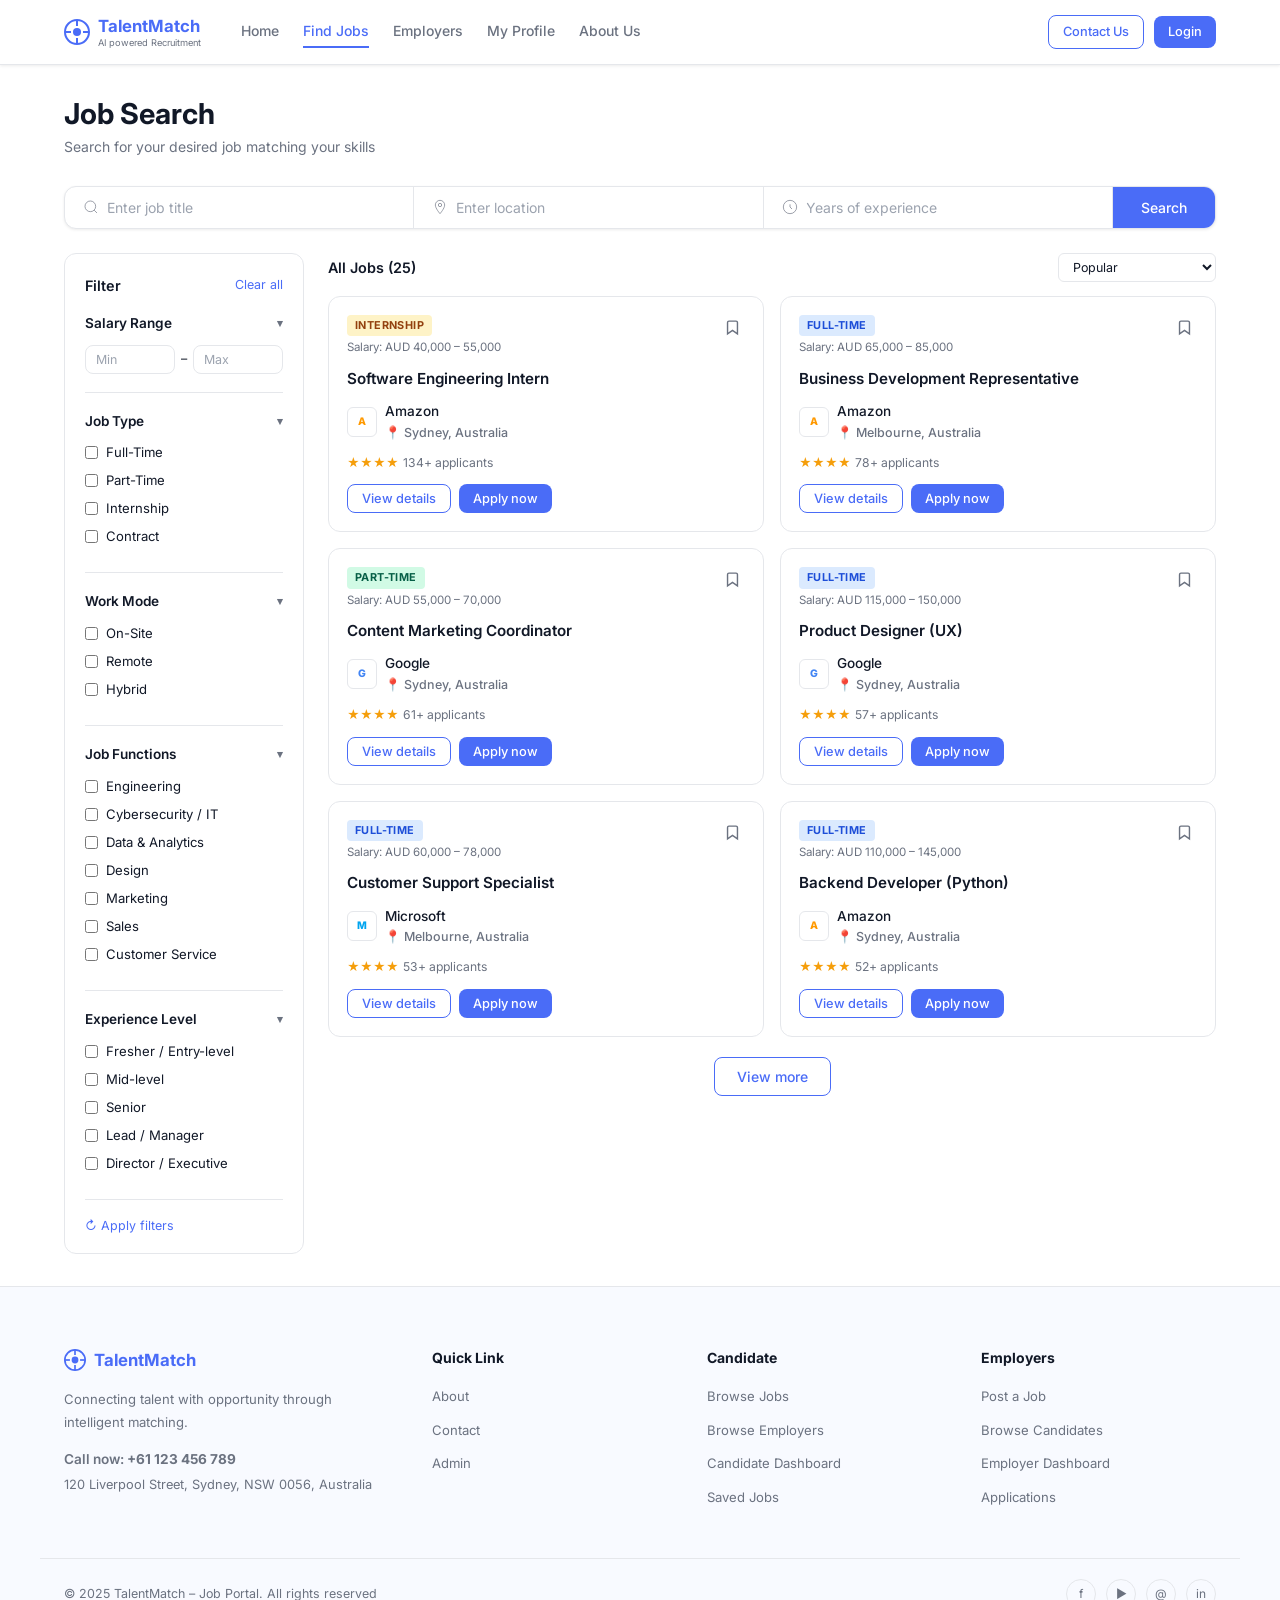
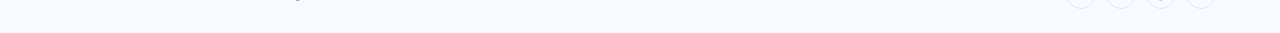
<file: find-jobs.html>
<!DOCTYPE html>
<html lang="en">
<head>
  <meta charset="UTF-8">
  <meta name="viewport" content="width=device-width, initial-scale=1.0">
  <title>Find Jobs — TalentMatch</title>
  <link rel="stylesheet" href="css/styles.css">
</head>
<body>
<div id="navbar"></div>

<div class="search-page">
  <div class="container">
    <div class="page-header">
      <h1>Job Search</h1>
      <p>Search for your desired job matching your skills</p>
    </div>

    <!-- Search Bar -->
    <div class="search-bar-container">
      <div class="search-bar-field">
        <svg width="16" height="16" fill="none" stroke="currentColor" viewBox="0 0 24 24"><circle cx="11" cy="11" r="8"/><path d="m21 21-4.35-4.35"/></svg>
        <input type="text" id="searchInput" placeholder="Enter job title">
      </div>
      <div class="search-bar-field">
        <svg width="16" height="16" fill="none" stroke="currentColor" viewBox="0 0 24 24"><path d="M12 2a7 7 0 0 1 7 7c0 5-7 13-7 13S5 14 5 9a7 7 0 0 1 7-7z"/><circle cx="12" cy="9" r="2.5"/></svg>
        <input type="text" id="locationInput" placeholder="Enter location">
      </div>
      <div class="search-bar-field">
        <svg width="16" height="16" fill="none" stroke="currentColor" viewBox="0 0 24 24"><circle cx="12" cy="12" r="10"/><path d="M12 8v4l3 3"/></svg>
        <input type="number" id="expInput" placeholder="Years of experience" min="0" max="30">
      </div>
      <button class="btn btn-primary" onclick="doSearch()">Search</button>
    </div>

    <div class="search-layout">
      <!-- Filters -->
      <aside class="filter-panel">
        <div class="filter-top">
          <h3>Filter</h3>
          <a href="#" onclick="clearFilters();return false">Clear all</a>
        </div>

        <div class="filter-section">
          <div class="filter-heading" onclick="toggleSection(this)">Salary Range <span>▾</span></div>
          <div class="filter-body">
            <div class="salary-inputs">
              <input type="number" id="fMinSal" placeholder="Min" min="0">
              <span>–</span>
              <input type="number" id="fMaxSal" placeholder="Max" min="0">
            </div>
          </div>
        </div>

        <div class="filter-section">
          <div class="filter-heading" onclick="toggleSection(this)">Job Type <span>▾</span></div>
          <div class="filter-body">
            <label class="filter-opt"><input type="checkbox" value="full-time" name="jobType" onchange="doSearch()"> Full-Time</label>
            <label class="filter-opt"><input type="checkbox" value="part-time" name="jobType" onchange="doSearch()"> Part-Time</label>
            <label class="filter-opt"><input type="checkbox" value="internship" name="jobType" onchange="doSearch()"> Internship</label>
            <label class="filter-opt"><input type="checkbox" value="contract" name="jobType" onchange="doSearch()"> Contract</label>
          </div>
        </div>

        <div class="filter-section">
          <div class="filter-heading" onclick="toggleSection(this)">Work Mode <span>▾</span></div>
          <div class="filter-body">
            <label class="filter-opt"><input type="checkbox" value="on-site" name="workMode" onchange="doSearch()"> On-Site</label>
            <label class="filter-opt"><input type="checkbox" value="remote" name="workMode" onchange="doSearch()"> Remote</label>
            <label class="filter-opt"><input type="checkbox" value="hybrid" name="workMode" onchange="doSearch()"> Hybrid</label>
          </div>
        </div>

        <div class="filter-section">
          <div class="filter-heading" onclick="toggleSection(this)">Job Functions <span>▾</span></div>
          <div class="filter-body">
            <label class="filter-opt"><input type="checkbox" value="Engineering" name="jobFunc" onchange="doSearch()"> Engineering</label>
            <label class="filter-opt"><input type="checkbox" value="Cybersecurity" name="jobFunc" onchange="doSearch()"> Cybersecurity / IT</label>
            <label class="filter-opt"><input type="checkbox" value="Data & Analytics" name="jobFunc" onchange="doSearch()"> Data &amp; Analytics</label>
            <label class="filter-opt"><input type="checkbox" value="Design" name="jobFunc" onchange="doSearch()"> Design</label>
            <label class="filter-opt"><input type="checkbox" value="Marketing" name="jobFunc" onchange="doSearch()"> Marketing</label>
            <label class="filter-opt"><input type="checkbox" value="Sales" name="jobFunc" onchange="doSearch()"> Sales</label>
            <label class="filter-opt"><input type="checkbox" value="Customer Service" name="jobFunc" onchange="doSearch()"> Customer Service</label>
          </div>
        </div>

        <div class="filter-section">
          <div class="filter-heading" onclick="toggleSection(this)">Experience Level <span>▾</span></div>
          <div class="filter-body">
            <label class="filter-opt"><input type="checkbox" value="Fresher" name="expLevel" onchange="doSearch()"> Fresher / Entry-level</label>
            <label class="filter-opt"><input type="checkbox" value="Mid-level" name="expLevel" onchange="doSearch()"> Mid-level</label>
            <label class="filter-opt"><input type="checkbox" value="Senior" name="expLevel" onchange="doSearch()"> Senior</label>
            <label class="filter-opt"><input type="checkbox" value="Lead" name="expLevel" onchange="doSearch()"> Lead / Manager</label>
            <label class="filter-opt"><input type="checkbox" value="Director" name="expLevel" onchange="doSearch()"> Director / Executive</label>
          </div>
        </div>

        <button class="expand-all-btn" onclick="doSearch()">↻ Apply filters</button>
      </aside>

      <!-- Results -->
      <div class="jobs-results-area">
        <div class="results-header">
          <h3 id="resultsTitle">All Jobs</h3>
          <div class="results-sort">
            <select id="sortSelect" onchange="doSearch()">
              <option value="popular">Popular</option>
              <option value="recent">Most Recent</option>
              <option value="salary-high">Salary: High → Low</option>
              <option value="salary-low">Salary: Low → High</option>
            </select>
          </div>
        </div>
        <div class="jobs-grid-2" id="jobsGrid"></div>
        <div id="viewMoreWrap" style="text-align:center;margin:20px 0;display:none">
          <button class="btn btn-outline" onclick="showMore()">View more</button>
        </div>

        <!-- AI Recommendations -->
        <div class="ai-section" id="aiSection">
          <div class="ai-section-header">
            <h3>AI ~ Recommended</h3>
            <span class="ai-label" id="aiCount"></span>
          </div>
          <div id="memberGate"></div>
          <div class="jobs-grid-2" id="recGrid"></div>
        </div>
      </div>
    </div>
  </div>
</div>

<!-- Job Detail Modal -->
<div class="modal-bg" id="jobModal">
  <div class="modal-box" id="jobModalContent"></div>
</div>

<div id="footer"></div>

<script src="js/data.js?v=4"></script>
<script src="js/auth.js?v=4"></script>
<script src="js/search.js?v=4"></script>
<script src="js/recommendations.js?v=4"></script>
<script>
  DB.init();
  renderNavbar('jobs');
  renderFooter();

  const BATCH = 6;
  let allResults = [], shownCount = 0;

  function badgeClass(t) { return {  'full-time':'badge-full','part-time':'badge-part','internship':'badge-intern','contract':'badge-contract'}[t]||'badge-full'; }
  function badgeLabel(t) { return {'full-time':'Full-Time','part-time':'Part-Time','internship':'Internship','contract':'Contract'}[t]||t; }
  function fmtSal(j) { return `${j.currency} ${(j.minSalary||0).toLocaleString()} – ${(j.maxSalary||0).toLocaleString()}`; }
  function logoHtml(logo) {
    const init = {google:'G',apple:'',intel:'i',microsoft:'M',amazon:'A',meta:'f'};
    return `<div class="company-logo-box ${logo}">${init[logo]||logo?.charAt(0)?.toUpperCase()||'?'}</div>`;
  }

  function jobCard(job) {
    const user = Auth.getCurrentUser();
    const isSaved = user ? DB.getSaved(user.id).includes(job.id) : false;
    const matchHtml = job.matchScore !== undefined
      ? `<div style="font-size:.75rem;color:#065f46;background:#d1fae5;padding:2px 8px;border-radius:12px;display:inline-block;margin-bottom:6px">${job.matchScore}% match</div>`
      : '';
    return `
      <div class="job-card">
        <div class="job-card-top">
          <div>
            <div class="job-card-badges"><span class="badge ${badgeClass(job.jobType)}">${badgeLabel(job.jobType)}</span></div>
            <div style="font-size:.72rem;color:#6b7280;margin-top:2px">Salary: ${fmtSal(job)}</div>
          </div>
          <button class="bookmark-btn ${isSaved?'saved':''}" onclick="toggleSave('${job.id}',this)">
            <svg width="17" height="17" fill="${isSaved?'currentColor':'none'}" stroke="currentColor" stroke-width="2" viewBox="0 0 24 24"><path d="M19 21l-7-5-7 5V5a2 2 0 0 1 2-2h10a2 2 0 0 1 2 2z"/></svg>
          </button>
        </div>
        ${matchHtml}
        <div class="job-card-title">${job.title}</div>
        <div class="job-card-company">${logoHtml(job.companyLogo)}<div><span>${job.company}</span><div class="job-card-location">📍 ${job.location}</div></div></div>
        <div class="job-card-stats"><span style="color:#f59e0b">${'★'.repeat(Math.floor(job.rating||4))}</span> ${job.applicants||0}+ applicants</div>
        <div class="job-card-actions">
          <button class="btn btn-outline btn-sm" onclick="openModal('${job.id}')">View details</button>
          <button class="btn btn-primary btn-sm" onclick="applyJob('${job.id}')">Apply now</button>
        </div>
      </div>`;
  }

  function getFilters() {
    const checked = name => [...document.querySelectorAll(`input[name="${name}"]:checked`)].map(e => e.value);
    return {
      jobType: checked('jobType'),
      workMode: checked('workMode'),
      jobFunction: checked('jobFunc'),
      experienceLevel: checked('expLevel'),
      minSalary: document.getElementById('fMinSal').value,
      maxSalary: document.getElementById('fMaxSal').value,
      location: document.getElementById('locationInput').value,
      experience: document.getElementById('expInput').value,
      sort: document.getElementById('sortSelect').value
    };
  }

  function doSearch() {
    const q = document.getElementById('searchInput').value.trim();
    const filters = getFilters();
    allResults = searchJobs(q, filters);
    shownCount = 0;
    renderResults(true);
    renderRecommendations();
  }

  function renderResults(reset) {
    const grid = document.getElementById('jobsGrid');
    if (reset) { grid.innerHTML = ''; shownCount = 0; }
    const slice = allResults.slice(shownCount, shownCount + BATCH);
    grid.innerHTML += slice.map(j => jobCard(j)).join('');
    shownCount += slice.length;
    document.getElementById('resultsTitle').textContent = `All Jobs (${allResults.length})`;
    const moreWrap = document.getElementById('viewMoreWrap');
    moreWrap.style.display = shownCount < allResults.length ? 'block' : 'none';
  }

  function showMore() { renderResults(false); }

  function renderRecommendations() {
    const user = Auth.getCurrentUser();
    const aiSection = document.getElementById('aiSection');
    if (!user || user.type !== 'candidate') {
      aiSection.style.display = 'none';
      return;
    }
    aiSection.style.display = 'block';
    const limit = getRecommendationLimit(user);
    const recs = recommendJobsForCandidate(user, limit);
    document.getElementById('aiCount').textContent = limit ? `Top ${Math.min(recs.length, limit)}` : `${recs.length} matches`;

    if (!user.isMember) {
      document.getElementById('memberGate').innerHTML = `
        <div class="membership-gate">
          <strong>Upgrade to unlock unlimited recommendations</strong>
          <p>You're seeing the Top 10 recommended jobs based on your profile. Members get unlimited personalised recommendations.</p>
          <a href="membership.html" class="btn btn-primary btn-sm">Get Membership</a>
        </div>`;
    } else {
      document.getElementById('memberGate').innerHTML = '';
    }

    document.getElementById('recGrid').innerHTML = recs.map(j => jobCard(j)).join('');
  }

  function toggleSave(jobId, btn) {
    const user = Auth.getCurrentUser();
    if (!user) { window.location.href = 'login.html'; return; }
    const saved = DB.toggleSaved(user.id, jobId);
    btn.classList.toggle('saved', saved);
    btn.innerHTML = `<svg width="17" height="17" fill="${saved ? 'currentColor' : 'none'}" stroke="currentColor" stroke-width="2" viewBox="0 0 24 24"><path d="M19 21l-7-5-7 5V5a2 2 0 0 1 2-2h10a2 2 0 0 1 2 2z"/></svg>`;
  }

  function applyJob(jobId) {
    const user = Auth.getCurrentUser();
    if (!user) { window.location.href = 'login.html'; return; }
    if (user.type !== 'candidate') { alert('Only candidates can apply for jobs.'); return; }
    const ok = DB.applyToJob(jobId, user.id);
    alert(ok ? '✓ Application submitted successfully!' : 'You have already applied for this job.');
  }

  function openModal(jobId) {
    const job = DB.getJobById(jobId);
    if (!job) return;
    const user = Auth.getCurrentUser();
    const hasApplied = user ? DB.hasApplied(jobId, user.id) : false;
    document.getElementById('jobModalContent').innerHTML = `
      <button class="modal-close" onclick="closeModal()">×</button>
      <div style="display:flex;align-items:center;gap:12px;margin-bottom:16px">
        ${logoHtml(job.companyLogo)}
        <div><h3 style="font-size:1.05rem">${job.title}</h3>
          <div style="font-size:.8rem;color:#6b7280">${job.company} · ${job.location}</div>
        </div>
      </div>
      <div style="display:flex;gap:8px;flex-wrap:wrap;margin-bottom:14px">
        <span class="badge ${badgeClass(job.jobType)}">${badgeLabel(job.jobType)}</span>
        <span class="badge" style="background:#f3f4f6;color:#374151">${job.workMode}</span>
        <span class="badge" style="background:#f3f4f6;color:#374151">${job.jobLevel}</span>
      </div>
      <p style="font-size:.84rem;color:#6b7280;margin-bottom:8px"><strong>Salary:</strong> ${fmtSal(job)}</p>
      <p style="font-size:.84rem;color:#6b7280;margin-bottom:8px"><strong>Experience:</strong> ${job.requiredExperience}+ years</p>
      <p style="font-size:.84rem;color:#6b7280;margin-bottom:12px"><strong>Education:</strong> ${job.requiredEducation}</p>
      <p style="font-size:.84rem;font-weight:600;margin-bottom:8px">Required Skills</p>
      <div style="display:flex;flex-wrap:wrap;gap:5px;margin-bottom:14px">
        ${(job.requiredSkills||[]).map(s=>`<span class="skill-tag">${s}</span>`).join('')}
      </div>
      <p style="font-size:.84rem;font-weight:600;margin-bottom:8px">Description</p>
      <div style="font-size:.875rem;line-height:1.7;color:#374151;margin-bottom:20px">${job.description}</div>
      ${hasApplied
        ? `<button class="btn btn-sm" style="background:#d1fae5;color:#065f46;cursor:default">✓ Applied</button>`
        : `<button class="btn btn-primary" onclick="applyJob('${job.id}');closeModal()">Apply Now</button>`}`;
    document.getElementById('jobModal').classList.add('open');
  }
  function closeModal() { document.getElementById('jobModal').classList.remove('open'); }
  document.getElementById('jobModal').addEventListener('click', e => { if (e.target.id === 'jobModal') closeModal(); });

  function toggleSection(heading) {
    const body = heading.nextElementSibling;
    const collapsed = body.style.display === 'none';
    body.style.display = collapsed ? 'block' : 'none';
    heading.querySelector('span').textContent = collapsed ? '▾' : '▸';
  }

  function clearFilters() {
    document.querySelectorAll('.filter-panel input[type="checkbox"]').forEach(c => c.checked = false);
    document.getElementById('fMinSal').value = '';
    document.getElementById('fMaxSal').value = '';
    document.getElementById('locationInput').value = '';
    document.getElementById('expInput').value = '';
    document.getElementById('searchInput').value = '';
    document.getElementById('sortSelect').value = 'popular';
    doSearch();
  }

  // Read URL params
  const params = new URLSearchParams(window.location.search);
  if (params.get('q')) document.getElementById('searchInput').value = params.get('q');
  if (params.get('loc')) document.getElementById('locationInput').value = params.get('loc');

  doSearch();
</script>
</body>
</html>
</file>
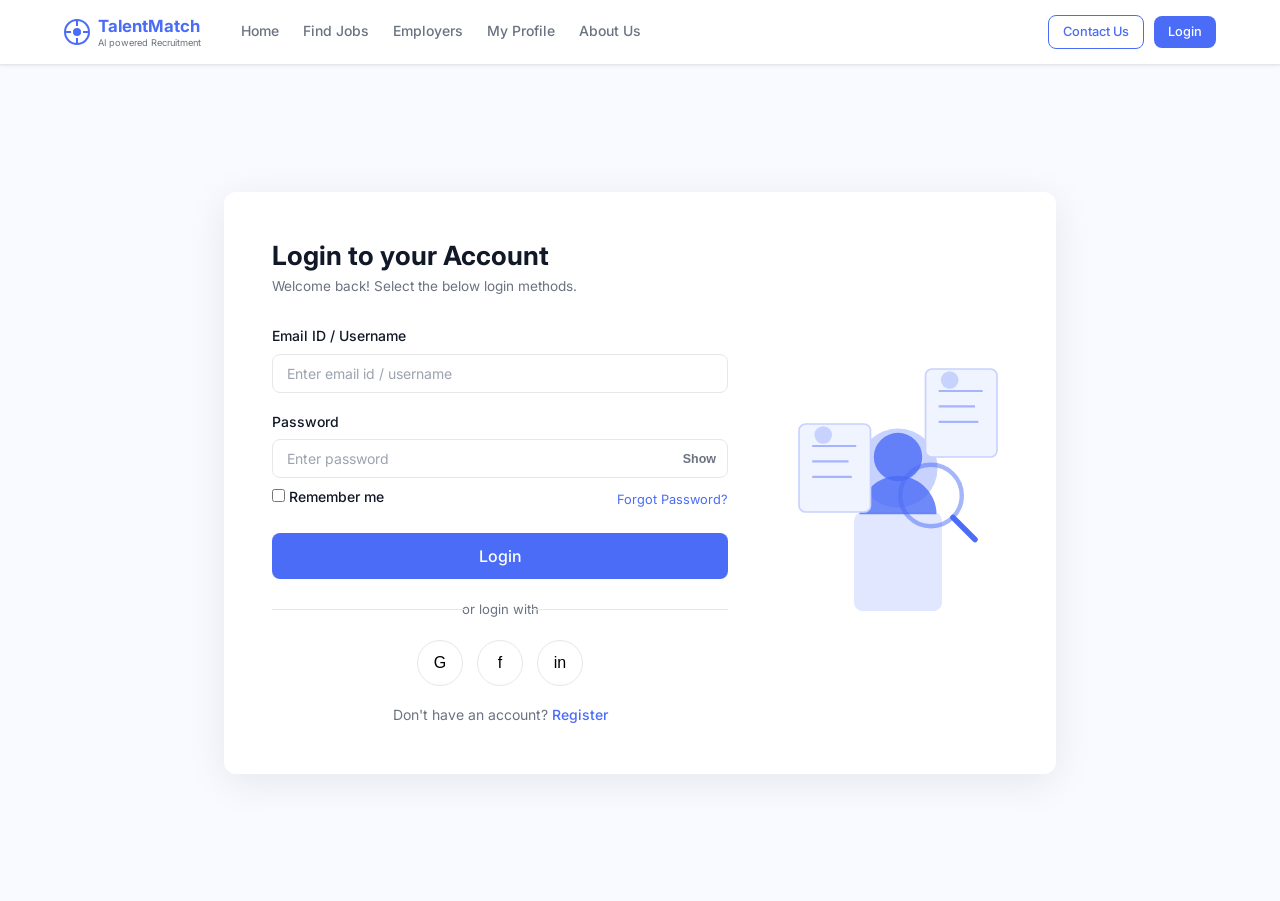
<file: login.html>
<!DOCTYPE html>
<html lang="en">
<head>
  <meta charset="UTF-8">
  <meta name="viewport" content="width=device-width, initial-scale=1.0">
  <title>Login — TalentMatch</title>
  <link rel="stylesheet" href="css/styles.css">
</head>
<body>
<div id="navbar"></div>

<div class="auth-page">
  <div class="auth-wrap">
    <div class="auth-card">
      <div class="auth-form">
        <h1 class="auth-title">Login to your Account</h1>
        <p class="auth-sub">Welcome back! Select the below login methods.</p>
        <div id="loginAlert"></div>

        <div class="form-group">
          <label>Email ID / Username</label>
          <input type="email" id="loginEmail" placeholder="Enter email id / username" autocomplete="email">
        </div>
        <div class="form-group">
          <label>Password</label>
          <div class="pass-wrap">
            <input type="password" id="loginPass" placeholder="Enter password" autocomplete="current-password">
            <button class="pass-toggle" type="button" onclick="togglePass('loginPass',this)">Show</button>
          </div>
          <div class="forgot-row" style="margin-top:8px">
            <label class="checkbox-row">
              <input type="checkbox"> Remember me
            </label>
            <a href="#" class="forgot-link">Forgot Password?</a>
          </div>
        </div>

        <button class="btn btn-primary btn-full btn-lg" onclick="doLogin()">Login</button>

        <div class="or-divider">or login with</div>
        <div class="social-btns">
          <button class="social-btn" title="Google" onclick="socialLogin()">G</button>
          <button class="social-btn" title="Facebook" onclick="socialLogin()">f</button>
          <button class="social-btn" title="LinkedIn" onclick="socialLogin()">in</button>
        </div>
        <p class="auth-switch">Don't have an account? <a href="register.html">Register</a></p>
      </div>

      <!-- Illustration -->
      <div class="auth-illustration">
        <svg viewBox="0 0 200 260" fill="none" xmlns="http://www.w3.org/2000/svg">
          <!-- Person -->
          <rect x="60" y="160" width="80" height="90" rx="8" fill="#e0e7ff"/>
          <circle cx="100" cy="120" r="36" fill="#c7d2fe"/>
          <circle cx="100" cy="110" r="22" fill="#4A6CF7" opacity=".8"/>
          <path d="M65 162c0-19 16-35 35-35s35 16 35 35" fill="#4A6CF7" opacity=".8"/>
          <!-- Magnifier -->
          <circle cx="130" cy="145" r="28" stroke="#4A6CF7" stroke-width="4" fill="none" opacity=".5"/>
          <line x1="150" y1="165" x2="170" y2="185" stroke="#4A6CF7" stroke-width="5" stroke-linecap="round"/>
          <!-- Doc lines -->
          <rect x="10" y="80" width="65" height="80" rx="6" fill="#f0f4ff" stroke="#c7d2fe" stroke-width="1.5"/>
          <line x1="22" y1="100" x2="62" y2="100" stroke="#a5b4fc" stroke-width="2"/>
          <line x1="22" y1="114" x2="55" y2="114" stroke="#a5b4fc" stroke-width="2"/>
          <line x1="22" y1="128" x2="58" y2="128" stroke="#a5b4fc" stroke-width="2"/>
          <circle cx="32" cy="90" r="8" fill="#c7d2fe"/>
          <!-- Doc 2 -->
          <rect x="125" y="30" width="65" height="80" rx="6" fill="#f0f4ff" stroke="#c7d2fe" stroke-width="1.5"/>
          <line x1="137" y1="50" x2="177" y2="50" stroke="#a5b4fc" stroke-width="2"/>
          <line x1="137" y1="64" x2="170" y2="64" stroke="#a5b4fc" stroke-width="2"/>
          <line x1="137" y1="78" x2="173" y2="78" stroke="#a5b4fc" stroke-width="2"/>
          <circle cx="147" cy="40" r="8" fill="#c7d2fe"/>
        </svg>
      </div>
    </div>
  </div>
</div>

<script src="js/data.js?v=4"></script>
<script src="js/auth.js?v=4"></script>
<script>
  DB.init();
  renderNavbar('');

  // Redirect if already logged in
  if (Auth.getCurrentUser()) window.location.href = 'index.html';

  function togglePass(id, btn) {
    const el = document.getElementById(id);
    const hidden = el.type === 'password';
    el.type = hidden ? 'text' : 'password';
    btn.textContent = hidden ? 'Hide' : 'Show';
  }

  function showAlert(msg, type = 'err') {
    document.getElementById('loginAlert').innerHTML =
      `<div class="alert alert-${type}">${msg}</div>`;
  }

  function doLogin() {
    const email = document.getElementById('loginEmail').value.trim();
    const pass = document.getElementById('loginPass').value;
    if (!email || !pass) { showAlert('Please fill in all fields.'); return; }
    const res = Auth.login(email, pass);
    if (!res.ok) { showAlert(res.error); return; }
    const user = res.user;
    window.location.href = user.type === 'employer' ? 'employers.html' : 'index.html';
  }

  function socialLogin() {
    alert('Social login is not available in demo mode.\n\nUse demo accounts:\n• Candidate: alice@example.com / password123\n• Employer: hr@google.example.com / password123');
  }

  document.addEventListener('keydown', e => { if (e.key === 'Enter') doLogin(); });
</script>
</body>
</html>
</file>
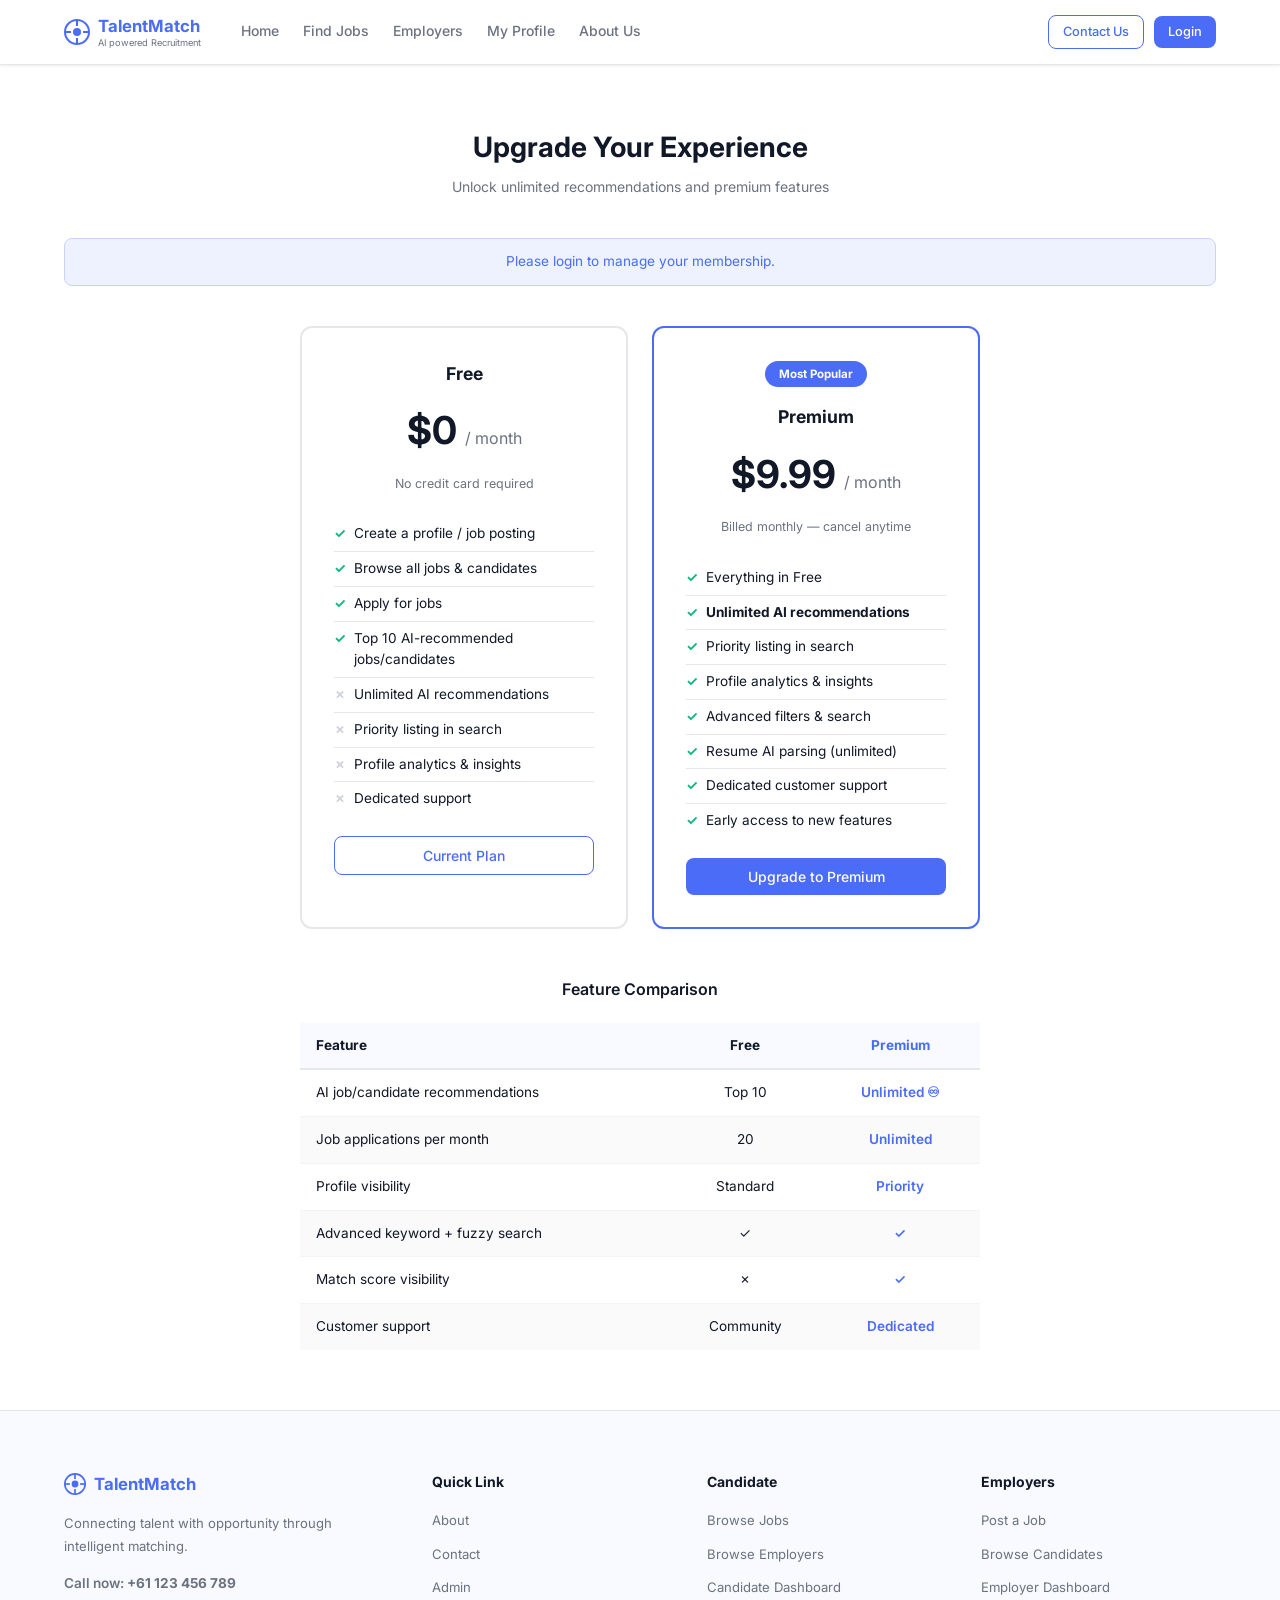
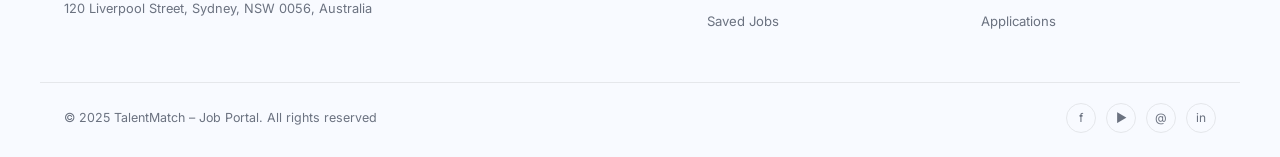
<file: membership.html>
<!DOCTYPE html>
<html lang="en">
<head>
  <meta charset="UTF-8">
  <meta name="viewport" content="width=device-width, initial-scale=1.0">
  <title>Membership — TalentMatch</title>
  <link rel="stylesheet" href="css/styles.css">
</head>
<body>
<div id="navbar"></div>

<div class="membership-page">
  <div class="container">
    <div class="section-header">
      <h2>Upgrade Your Experience</h2>
      <p>Unlock unlimited recommendations and premium features</p>
    </div>

    <!-- Current status banner -->
    <div id="statusBanner" style="text-align:center;margin-bottom:12px"></div>

    <div class="plans-wrap">
      <!-- Free Plan -->
      <div class="plan-card">
        <div class="plan-name">Free</div>
        <div class="plan-price">$0 <small>/ month</small></div>
        <div class="plan-period">No credit card required</div>
        <ul class="plan-features">
          <li><span class="feat-check">✓</span> Create a profile / job posting</li>
          <li><span class="feat-check">✓</span> Browse all jobs & candidates</li>
          <li><span class="feat-check">✓</span> Apply for jobs</li>
          <li><span class="feat-check">✓</span> Top 10 AI-recommended jobs/candidates</li>
          <li><span class="feat-x">✗</span> Unlimited AI recommendations</li>
          <li><span class="feat-x">✗</span> Priority listing in search</li>
          <li><span class="feat-x">✗</span> Profile analytics & insights</li>
          <li><span class="feat-x">✗</span> Dedicated support</li>
        </ul>
        <button class="btn btn-outline btn-full" id="freeBtn" onclick="selectFree()">Current Plan</button>
      </div>

      <!-- Premium Plan -->
      <div class="plan-card featured">
        <div class="plan-badge">Most Popular</div>
        <div class="plan-name">Premium</div>
        <div class="plan-price">$9.99 <small>/ month</small></div>
        <div class="plan-period">Billed monthly — cancel anytime</div>
        <ul class="plan-features">
          <li><span class="feat-check">✓</span> Everything in Free</li>
          <li><span class="feat-check">✓</span> <strong>Unlimited AI recommendations</strong></li>
          <li><span class="feat-check">✓</span> Priority listing in search</li>
          <li><span class="feat-check">✓</span> Profile analytics & insights</li>
          <li><span class="feat-check">✓</span> Advanced filters & search</li>
          <li><span class="feat-check">✓</span> Resume AI parsing (unlimited)</li>
          <li><span class="feat-check">✓</span> Dedicated customer support</li>
          <li><span class="feat-check">✓</span> Early access to new features</li>
        </ul>
        <button class="btn btn-primary btn-full" id="premiumBtn" onclick="selectPremium()">Upgrade to Premium</button>
      </div>
    </div>

    <!-- Feature comparison table -->
    <div style="max-width:680px;margin:48px auto 0">
      <h3 style="text-align:center;margin-bottom:20px;font-size:1rem">Feature Comparison</h3>
      <table style="width:100%;border-collapse:collapse;font-size:.85rem">
        <thead>
          <tr style="background:#f8faff">
            <th style="padding:12px 16px;text-align:left;border-bottom:2px solid #e5e7eb">Feature</th>
            <th style="padding:12px 16px;text-align:center;border-bottom:2px solid #e5e7eb">Free</th>
            <th style="padding:12px 16px;text-align:center;border-bottom:2px solid #e5e7eb;color:#4A6CF7">Premium</th>
          </tr>
        </thead>
        <tbody>
          <tr style="border-bottom:1px solid #f3f4f6">
            <td style="padding:12px 16px">AI job/candidate recommendations</td>
            <td style="padding:12px 16px;text-align:center">Top 10</td>
            <td style="padding:12px 16px;text-align:center;color:#4A6CF7;font-weight:600">Unlimited ♾</td>
          </tr>
          <tr style="border-bottom:1px solid #f3f4f6;background:#fafafa">
            <td style="padding:12px 16px">Job applications per month</td>
            <td style="padding:12px 16px;text-align:center">20</td>
            <td style="padding:12px 16px;text-align:center;color:#4A6CF7;font-weight:600">Unlimited</td>
          </tr>
          <tr style="border-bottom:1px solid #f3f4f6">
            <td style="padding:12px 16px">Profile visibility</td>
            <td style="padding:12px 16px;text-align:center">Standard</td>
            <td style="padding:12px 16px;text-align:center;color:#4A6CF7;font-weight:600">Priority</td>
          </tr>
          <tr style="border-bottom:1px solid #f3f4f6;background:#fafafa">
            <td style="padding:12px 16px">Advanced keyword + fuzzy search</td>
            <td style="padding:12px 16px;text-align:center">✓</td>
            <td style="padding:12px 16px;text-align:center;color:#4A6CF7;font-weight:600">✓</td>
          </tr>
          <tr style="border-bottom:1px solid #f3f4f6">
            <td style="padding:12px 16px">Match score visibility</td>
            <td style="padding:12px 16px;text-align:center">✗</td>
            <td style="padding:12px 16px;text-align:center;color:#4A6CF7;font-weight:600">✓</td>
          </tr>
          <tr style="background:#fafafa">
            <td style="padding:12px 16px">Customer support</td>
            <td style="padding:12px 16px;text-align:center">Community</td>
            <td style="padding:12px 16px;text-align:center;color:#4A6CF7;font-weight:600">Dedicated</td>
          </tr>
        </tbody>
      </table>
    </div>

  </div>
</div>

<div id="footer"></div>

<script src="js/data.js?v=4"></script>
<script src="js/auth.js?v=4"></script>
<script>
  DB.init();
  renderNavbar('');
  renderFooter();

  const user = Auth.getCurrentUser();

  function updateUI() {
    const cu = Auth.getCurrentUser();
    const premBtn = document.getElementById('premiumBtn');
    const freeBtn = document.getElementById('freeBtn');
    const banner = document.getElementById('statusBanner');

    if (!cu) {
      banner.innerHTML = `<div class="alert alert-info">Please <a href="login.html">login</a> to manage your membership.</div>`;
      return;
    }

    if (cu.isMember) {
      premBtn.textContent = '✓ Current Plan';
      premBtn.classList.remove('btn-primary');
      premBtn.classList.add('btn-success');
      freeBtn.textContent = 'Downgrade to Free';
      freeBtn.classList.add('btn-danger');
      freeBtn.classList.remove('btn-outline');
      banner.innerHTML = `<div class="alert alert-ok">You have an active <strong>Premium</strong> membership. Enjoy unlimited recommendations!</div>`;
    } else {
      premBtn.textContent = 'Upgrade to Premium';
      premBtn.classList.add('btn-primary');
      premBtn.classList.remove('btn-success');
      freeBtn.textContent = '✓ Current Plan';
      banner.innerHTML = `<div class="alert alert-info">You are on the <strong>Free</strong> plan. Upgrade to Premium for unlimited AI recommendations.</div>`;
    }
  }

  function selectPremium() {
    if (!user) { window.location.href = 'login.html'; return; }
    const cu = Auth.getCurrentUser();
    if (cu.isMember) { alert('You already have Premium!'); return; }
    if (confirm('Upgrade to Premium for $9.99/month?\n\n(Demo: payment is simulated)')) {
      const updated = { ...cu, isMember: true };
      DB.updateUser(updated);
      DB.setSession(updated);
      alert('🎉 Welcome to Premium! You now have unlimited AI recommendations.');
      updateUI();
      renderNavbar('');
    }
  }

  function selectFree() {
    if (!user) return;
    const cu = Auth.getCurrentUser();
    if (!cu.isMember) { alert('You are already on the Free plan.'); return; }
    if (confirm('Downgrade to Free plan? You will lose unlimited recommendations.')) {
      const updated = { ...cu, isMember: false };
      DB.updateUser(updated);
      DB.setSession(updated);
      alert('Downgraded to Free plan.');
      updateUI();
      renderNavbar('');
    }
  }

  updateUI();
</script>
</body>
</html>
</file>
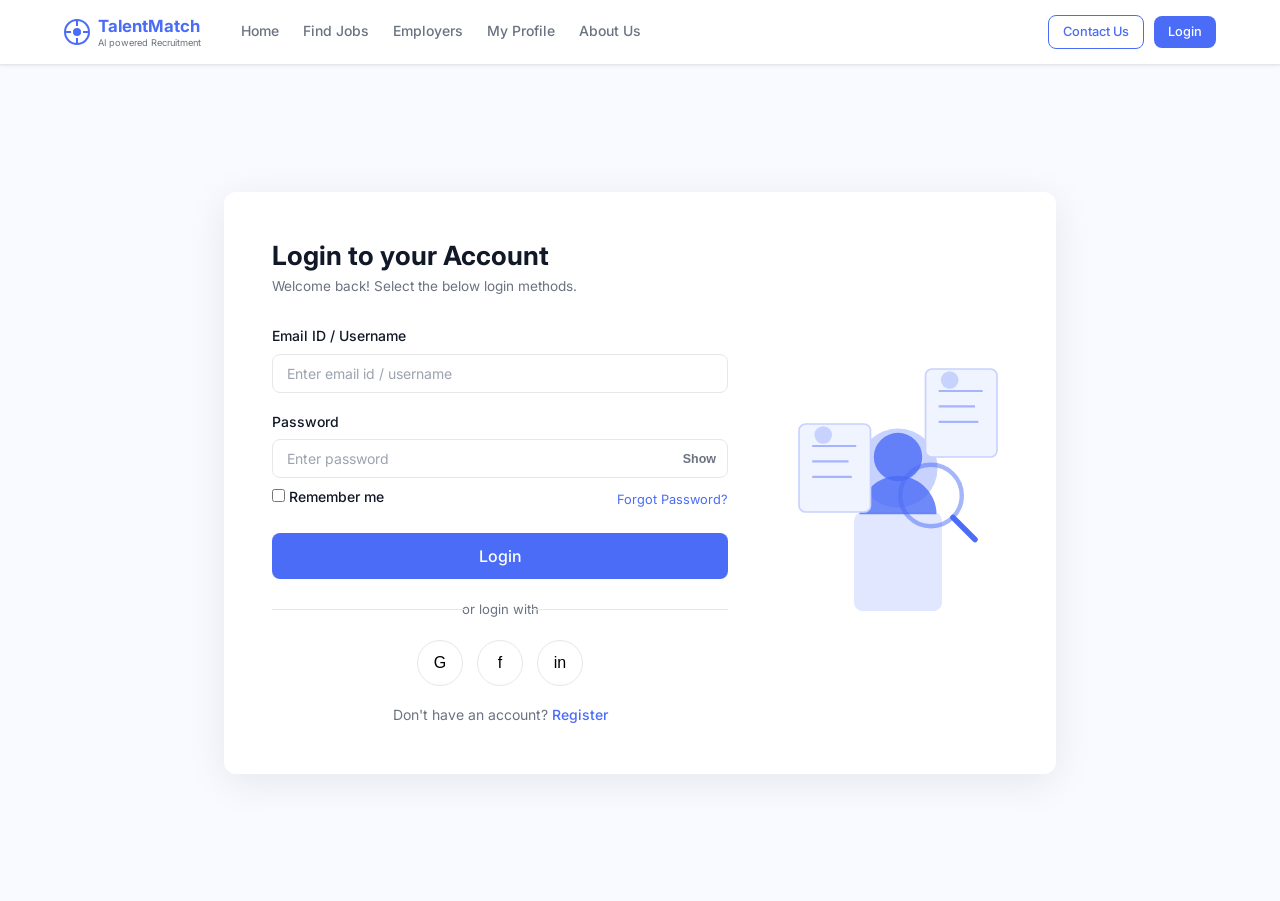
<file: profile.html>
<!DOCTYPE html>
<html lang="en">
<head>
  <meta charset="UTF-8">
  <meta name="viewport" content="width=device-width, initial-scale=1.0">
  <title>My Profile — TalentMatch</title>
  <link rel="stylesheet" href="css/styles.css">
</head>
<body>
<div id="navbar"></div>

<div class="profile-page">
  <div class="container">
    <div class="page-header">
      <h1>My Profile</h1>
      <p>Complete your profile to improve match quality.</p>
    </div>
    <div class="profile-layout">

      <!-- Main Form -->
      <div class="profile-main">
        <div id="profileAlert"></div>

        <!-- Resume Upload -->
        <div class="upload-zone" id="uploadZone" onclick="document.getElementById('resumeFile').click()">
          <div class="upload-icon">↑</div>
          <p><strong class="upload-link">Upload resume</strong> or drag and drop</p>
          <small>PDF, DOCX up to 5MB — AI will auto-fill fields</small>
          <div id="uploadedName" style="margin-top:8px;font-size:.8rem;color:#4A6CF7;font-weight:500"></div>
        </div>
        <input type="file" id="resumeFile" accept=".pdf,.docx" style="display:none" onchange="handleUpload(this)">

        <div class="form-row">
          <div class="form-group">
            <label>Full name<span class="required">*</span></label>
            <input type="text" id="pName" placeholder="Enter your full name">
          </div>
          <div class="form-group">
            <label>Email ID<span class="required">*</span></label>
            <input type="email" id="pEmail" placeholder="Enter your email id">
          </div>
        </div>

        <div class="form-row">
          <div class="form-group">
            <label>Mobile number<span class="required">*</span></label>
            <input type="tel" id="pMobile" placeholder="Enter your mobile number">
          </div>
          <div class="form-group">
            <label>Location<span class="required">*</span></label>
            <input type="text" id="pLocation" placeholder="Enter your location (e.g. Sydney, AU)">
          </div>
        </div>

        <div class="form-row">
          <div class="form-group">
            <label>Education Level<span class="required">*</span></label>
            <select id="pEducation">
              <option value="">Select education level</option>
              <option>High School</option>
              <option>Diploma</option>
              <option>Associate's</option>
              <option>Bachelor's</option>
              <option>Master's</option>
              <option>MBA</option>
              <option>PhD / Doctorate</option>
            </select>
          </div>
          <div class="form-group">
            <label>Field of Study<span class="required">*</span></label>
            <input type="text" id="pField" placeholder="e.g. Computer Science">
          </div>
        </div>

        <div class="form-row">
          <div class="form-group">
            <label>Years of Experience<span class="required">*</span></label>
            <select id="pExp">
              <option value="">Select years</option>
              <option value="0">Fresher (0)</option>
              <option value="1">1 year</option>
              <option value="2">2 years</option>
              <option value="3">3 years</option>
              <option value="4">4 years</option>
              <option value="5">5 years</option>
              <option value="7">6–7 years</option>
              <option value="10">8–10 years</option>
              <option value="15">10+ years</option>
            </select>
          </div>
          <div class="form-group">
            <label>Preferred Location</label>
            <input type="text" id="pPrefLocation" placeholder="e.g. Sydney, Remote">
          </div>
        </div>

        <!-- Skills -->
        <div class="form-group">
          <label>Skills<span class="required">*</span></label>
          <div class="skills-wrap" id="skillsWrap">
            <div class="skills-tags" id="skillsTags"></div>
            <input class="skill-input" id="skillInput" placeholder="Add skill..." onkeydown="handleSkillKey(event)">
          </div>
          <p class="input-hint">Press Enter or comma to add a skill</p>
        </div>

        <!-- Bio -->
        <div class="form-group">
          <label>Bio / Summary<span class="required">*</span></label>
          <textarea id="pBio" rows="4" placeholder="Full-stack engineer with 4 years of experience building scalable web applications."></textarea>
        </div>

        <!-- Work Experience -->
        <div style="margin-bottom:20px">
          <div style="display:flex;justify-content:space-between;align-items:center;margin-bottom:12px">
            <label style="font-size:.875rem;font-weight:600;margin:0">Work Experience</label>
            <button class="btn btn-outline btn-sm" onclick="addWorkExp()">+ Add Experience</button>
          </div>
          <div id="workExpList"></div>
        </div>

        <div class="profile-actions">
          <button class="btn btn-primary" onclick="saveProfile()">✓ Save profile</button>
          <button class="btn btn-outline" onclick="previewProfile()">Preview public profile</button>
        </div>
      </div>

      <!-- Sidebar -->
      <div class="profile-sidebar">
        <!-- Completeness -->
        <div class="sidebar-card">
          <h4>Profile completeness</h4>
          <div class="progress-pct" id="progressPct">0%</div>
          <div class="progress-bar"><div class="progress-fill" id="progressFill" style="width:0%"></div></div>
          <div id="checkList"></div>
        </div>

        <!-- Work mode preference -->
        <div class="sidebar-card">
          <h4>Work mode preference</h4>
          <div class="radio-list">
            <label class="radio-opt"><input type="radio" name="workmode" value="remote" id="wmRemote"> Remote</label>
            <label class="radio-opt"><input type="radio" name="workmode" value="hybrid" id="wmHybrid"> Hybrid</label>
            <label class="radio-opt"><input type="radio" name="workmode" value="on-site" id="wmOnsite"> On-site</label>
            <label class="radio-opt"><input type="radio" name="workmode" value="no preference" id="wmNone"> No preferences</label>
          </div>
        </div>
      </div>

    </div><!-- end profile-layout -->
  </div>
</div>

<div id="footer"></div>

<script src="js/data.js?v=4"></script>
<script src="js/auth.js?v=4"></script>
<script>
  DB.init();
  renderNavbar('profile');
  renderFooter();

  const user = Auth.requireAuth('login.html');
  if (user && user.type !== 'candidate') window.location.href = 'employers.html';

  let skills = [];
  let workExperiences = [];

  function init() {
    if (!user) return;
    document.getElementById('pName').value = user.name || '';
    document.getElementById('pEmail').value = user.email || '';
    document.getElementById('pMobile').value = user.mobile || '';
    document.getElementById('pLocation').value = user.location || '';
    document.getElementById('pEducation').value = user.educationLevel || '';
    document.getElementById('pField').value = user.fieldOfStudy || '';
    document.getElementById('pExp').value = user.yearsOfExperience || '';
    document.getElementById('pBio').value = user.bio || '';
    document.getElementById('pPrefLocation').value = user.preferredLocation || '';

    skills = [...(user.skills || [])];
    workExperiences = JSON.parse(JSON.stringify(user.workExperience || []));

    const wm = user.preferredWorkMode || 'no preference';
    document.querySelectorAll('input[name="workmode"]').forEach(r => { r.checked = r.value === wm; });

    renderSkills();
    renderWorkExp();
    updateCompleteness();
    ['pName','pEmail','pMobile','pLocation','pEducation','pField','pExp','pBio','pPrefLocation'].forEach(id => {
      document.getElementById(id).addEventListener('input', updateCompleteness);
    });
  }

  function renderSkills() {
    document.getElementById('skillsTags').innerHTML = skills.map((s, i) =>
      `<span class="skill-tag">${s}<button onclick="removeSkill(${i})">×</button></span>`
    ).join('');
  }

  function handleSkillKey(e) {
    if (e.key === 'Enter' || e.key === ',') {
      e.preventDefault();
      const val = e.target.value.replace(/,/g, '').trim();
      if (val && !skills.includes(val)) {
        skills.push(val);
        renderSkills();
        updateCompleteness();
      }
      e.target.value = '';
    }
  }

  function removeSkill(i) {
    skills.splice(i, 1);
    renderSkills();
    updateCompleteness();
  }

  function addWorkExp() {
    workExperiences.push({ title: '', company: '', from: '', to: '', current: false, description: '' });
    renderWorkExp();
  }

  function renderWorkExp() {
    const list = document.getElementById('workExpList');
    if (!workExperiences.length) {
      list.innerHTML = '<p style="font-size:.82rem;color:#9ca3af;text-align:center;padding:16px">No work experience added yet.</p>';
      return;
    }
    list.innerHTML = workExperiences.map((exp, i) => `
      <div class="work-exp-card">
        <button class="remove-exp" onclick="removeExp(${i})">×</button>
        <div class="form-row" style="margin-bottom:12px">
          <div class="form-group" style="margin:0">
            <label style="font-size:.78rem">Job Title</label>
            <input type="text" value="${exp.title}" placeholder="e.g. Frontend Developer" oninput="updateExp(${i},'title',this.value)">
          </div>
          <div class="form-group" style="margin:0">
            <label style="font-size:.78rem">Company</label>
            <input type="text" value="${exp.company}" placeholder="e.g. Google" oninput="updateExp(${i},'company',this.value)">
          </div>
        </div>
        <div class="form-row" style="margin-bottom:8px">
          <div class="form-group" style="margin:0">
            <label style="font-size:.78rem">From (YYYY-MM)</label>
            <input type="month" value="${exp.from}" oninput="updateExp(${i},'from',this.value)">
          </div>
          <div class="form-group" style="margin:0">
            <label style="font-size:.78rem">To (YYYY-MM)</label>
            <input type="month" value="${exp.to}" ${exp.current ? 'disabled' : ''} oninput="updateExp(${i},'to',this.value)">
          </div>
        </div>
        <label class="checkbox-row" style="margin-bottom:10px;font-size:.78rem">
          <input type="checkbox" ${exp.current ? 'checked' : ''} onchange="updateExp(${i},'current',this.checked);renderWorkExp()"> Currently working here
        </label>
        <div class="form-group" style="margin:0">
          <label style="font-size:.78rem">Description</label>
          <textarea rows="2" placeholder="Brief description of your role..." oninput="updateExp(${i},'description',this.value)">${exp.description}</textarea>
        </div>
      </div>`).join('');
  }

  function updateExp(i, field, val) { workExperiences[i][field] = val; }
  function removeExp(i) { workExperiences.splice(i, 1); renderWorkExp(); }

  const CHECKS = [
    { id: 'chkBasic', label: 'Basic info added', check: () => document.getElementById('pName').value && document.getElementById('pEmail').value },
    { id: 'chkResume', label: 'Resume uploaded', check: () => document.getElementById('uploadedName').textContent },
    { id: 'chkEdu', label: 'Education filled', check: () => document.getElementById('pEducation').value },
    { id: 'chkSkills', label: 'Skills added', check: () => skills.length > 0 },
    { id: 'chkWorkExp', label: 'Work experience added', check: () => workExperiences.length > 0 },
    { id: 'chkBio', label: 'Bio / Summary added', check: () => document.getElementById('pBio').value },
    { id: 'chkPref', label: 'Work mode preferences', check: () => document.querySelector('input[name="workmode"]:checked') },
  ];

  function updateCompleteness() {
    const done = CHECKS.filter(c => c.check()).length;
    const pct = Math.round((done / CHECKS.length) * 100);
    document.getElementById('progressPct').textContent = pct + '%';
    document.getElementById('progressFill').style.width = pct + '%';
    document.getElementById('checkList').innerHTML = CHECKS.map(c => {
      const ok = c.check();
      return `<div class="check-item ${ok ? 'done' : ''}">
        <svg class="check-icon" fill="none" stroke="currentColor" viewBox="0 0 24 24">
          ${ok ? '<path stroke-linecap="round" stroke-linejoin="round" stroke-width="2.5" d="M5 13l4 4L19 7" stroke="#10b981"/><circle cx="12" cy="12" r="10" stroke="#10b981"/>'
               : '<circle cx="12" cy="12" r="10"/>'}
        </svg>
        ${c.label}
      </div>`;
    }).join('');
  }
  document.querySelectorAll('input[name="workmode"]').forEach(r => r.addEventListener('change', updateCompleteness));

  function handleUpload(input) {
    if (input.files[0]) {
      document.getElementById('uploadedName').textContent = '✓ ' + input.files[0].name;
      updateCompleteness();
    }
  }
  const uz = document.getElementById('uploadZone');
  uz.addEventListener('dragover', e => { e.preventDefault(); uz.classList.add('dragover'); });
  uz.addEventListener('dragleave', () => uz.classList.remove('dragover'));
  uz.addEventListener('drop', e => {
    e.preventDefault(); uz.classList.remove('dragover');
    const f = e.dataTransfer.files[0];
    if (f) { document.getElementById('uploadedName').textContent = '✓ ' + f.name; updateCompleteness(); }
  });

  function saveProfile() {
    const wm = document.querySelector('input[name="workmode"]:checked');
    const updated = {
      ...user,
      name: document.getElementById('pName').value.trim(),
      email: document.getElementById('pEmail').value.trim(),
      mobile: document.getElementById('pMobile').value.trim(),
      location: document.getElementById('pLocation').value.trim(),
      educationLevel: document.getElementById('pEducation').value,
      fieldOfStudy: document.getElementById('pField').value.trim(),
      yearsOfExperience: document.getElementById('pExp').value,
      bio: document.getElementById('pBio').value.trim(),
      preferredLocation: document.getElementById('pPrefLocation').value.trim(),
      preferredWorkMode: wm ? wm.value : '',
      skills,
      workExperience: workExperiences
    };
    DB.updateUser(updated);
    DB.setSession(updated);
    document.getElementById('profileAlert').innerHTML =
      '<div class="alert alert-ok">✓ Profile saved successfully!</div>';
    setTimeout(() => document.getElementById('profileAlert').innerHTML = '', 3000);
  }

  function previewProfile() {
    const name = document.getElementById('pName').value || user.name;
    const bio = document.getElementById('pBio').value || 'No bio added.';
    alert(`Public Profile Preview\n\n${name}\n\nSkills: ${skills.join(', ') || 'None'}\n\nBio: ${bio}`);
  }

  init();
</script>
</body>
</html>
</file>
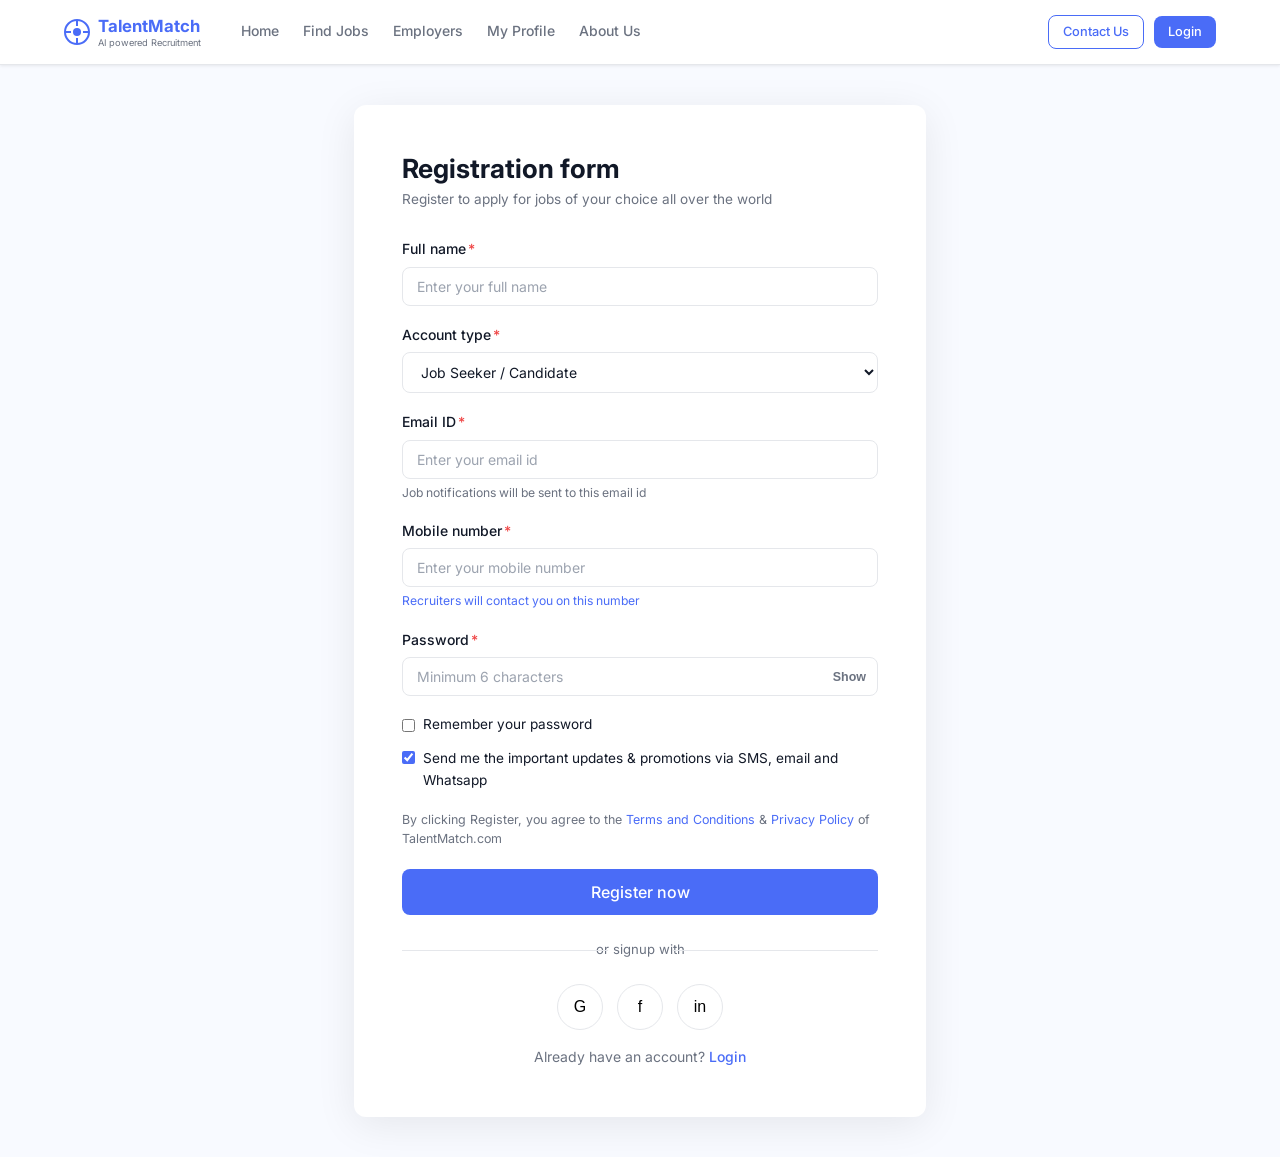
<file: register.html>
<!DOCTYPE html>
<html lang="en">
<head>
  <meta charset="UTF-8">
  <meta name="viewport" content="width=device-width, initial-scale=1.0">
  <title>Register — TalentMatch</title>
  <link rel="stylesheet" href="css/styles.css">
</head>
<body>
<div id="navbar"></div>

<div class="auth-page" style="background:#f8faff">
  <div class="auth-wrap" style="max-width:620px">
    <div style="background:#fff;border-radius:12px;padding:48px;box-shadow:0 8px 40px rgba(0,0,0,.08)">
      <h1 class="auth-title">Registration form</h1>
      <p class="auth-sub">Register to apply for jobs of your choice all over the world</p>
      <div id="regAlert"></div>

      <div class="form-group">
        <label>Full name<span class="required">*</span></label>
        <input type="text" id="regName" placeholder="Enter your full name">
      </div>

      <div class="form-group">
        <label>Account type<span class="required">*</span></label>
        <select id="regType">
          <option value="candidate">Job Seeker / Candidate</option>
          <option value="employer">Employer / Company</option>
        </select>
      </div>

      <div class="form-group" id="companyGroup" style="display:none">
        <label>Company Name<span class="required">*</span></label>
        <input type="text" id="regCompany" placeholder="Enter your company name">
      </div>

      <div class="form-group">
        <label>Email ID<span class="required">*</span></label>
        <input type="email" id="regEmail" placeholder="Enter your email id">
        <p class="input-hint">Job notifications will be sent to this email id</p>
      </div>

      <div class="form-group">
        <label>Mobile number<span class="required">*</span></label>
        <input type="tel" id="regMobile" placeholder="Enter your mobile number">
        <p class="input-hint blue">Recruiters will contact you on this number</p>
      </div>

      <div class="form-group">
        <label>Password<span class="required">*</span></label>
        <div class="pass-wrap">
          <input type="password" id="regPass" placeholder="Minimum 6 characters">
          <button class="pass-toggle" type="button" onclick="togglePass()">Show</button>
        </div>
      </div>

      <div style="margin-bottom:12px">
        <label class="checkbox-row"><input type="checkbox" id="rememberPwd"> Remember your password</label>
      </div>
      <div style="margin-bottom:18px">
        <label class="checkbox-row" style="align-items:flex-start;gap:8px">
          <input type="checkbox" id="promoCheck" checked style="margin-top:3px">
          Send me the important updates & promotions via SMS, email and Whatsapp
        </label>
      </div>

      <p style="font-size:.78rem;color:#6b7280;margin-bottom:20px">
        By clicking Register, you agree to the
        <a href="#" style="color:#4A6CF7">Terms and Conditions</a> &amp;
        <a href="#" style="color:#4A6CF7">Privacy Policy</a> of TalentMatch.com
      </p>

      <button class="btn btn-primary btn-full btn-lg" onclick="doRegister()">Register now</button>

      <div class="or-divider" style="margin:24px 0">or signup with</div>
      <div class="social-btns">
        <button class="social-btn" title="Google" onclick="socialSignup()">G</button>
        <button class="social-btn" title="Facebook" onclick="socialSignup()">f</button>
        <button class="social-btn" title="LinkedIn" onclick="socialSignup()">in</button>
      </div>
      <p class="auth-switch" style="margin-top:16px">Already have an account? <a href="login.html">Login</a></p>
    </div>
  </div>
</div>

<script src="js/data.js?v=4"></script>
<script src="js/auth.js?v=4"></script>
<script>
  DB.init();
  renderNavbar('');

  if (Auth.getCurrentUser()) window.location.href = 'index.html';

  document.getElementById('regType').addEventListener('change', function() {
    document.getElementById('companyGroup').style.display = this.value === 'employer' ? 'block' : 'none';
  });

  function togglePass() {
    const el = document.getElementById('regPass');
    const btn = el.nextElementSibling;
    const hidden = el.type === 'password';
    el.type = hidden ? 'text' : 'password';
    btn.textContent = hidden ? 'Hide' : 'Show';
  }

  function showAlert(msg, type = 'err') {
    document.getElementById('regAlert').innerHTML =
      `<div class="alert alert-${type}">${msg}</div>`;
  }

  function doRegister() {
    const name = document.getElementById('regName').value.trim();
    const type = document.getElementById('regType').value;
    const email = document.getElementById('regEmail').value.trim();
    const mobile = document.getElementById('regMobile').value.trim();
    const pass = document.getElementById('regPass').value;
    const company = document.getElementById('regCompany').value.trim();

    if (!name) { showAlert('Please enter your full name.'); return; }
    if (type === 'employer' && !company) { showAlert('Please enter your company name.'); return; }
    if (!email) { showAlert('Please enter your email address.'); return; }
    if (!mobile) { showAlert('Please enter your mobile number.'); return; }
    if (pass.length < 6) { showAlert('Password must be at least 6 characters.'); return; }

    const res = Auth.register({ name, type, email, mobile, password: pass, company, companyLogo: 'default', companyDescription: '' });
    if (!res.ok) { showAlert(res.error); return; }

    showAlert('Account created successfully! Redirecting...', 'ok');
    setTimeout(() => {
      // Employers go to dashboard; candidates go to complete their profile
      window.location.href = type === 'employer' ? 'dashboard-employer.html' : 'profile.html';
    }, 1200);
  }

  function socialSignup() {
    alert('Social signup is not available in demo mode. Please use the registration form.');
  }
</script>
</body>
</html>
</file>
<file: css/styles.css>
@import url('https://fonts.googleapis.com/css2?family=Inter:wght@400;500;600;700&display=swap');

*, *::before, *::after { box-sizing: border-box; margin: 0; padding: 0; }

:root {
  --primary: #4A6CF7;
  --primary-dark: #3451d1;
  --primary-light: #eef2ff;
  --text: #111827;
  --text-muted: #6b7280;
  --border: #e5e7eb;
  --white: #ffffff;
  --success: #10b981;
  --warning: #f59e0b;
  --danger: #ef4444;
  --shadow-sm: 0 1px 3px rgba(0,0,0,.08);
  --shadow: 0 4px 16px rgba(0,0,0,.1);
  --radius: 8px;
  --radius-lg: 12px;
}

body {
  font-family: 'Inter', -apple-system, BlinkMacSystemFont, sans-serif;
  color: var(--text);
  background: #fff;
  line-height: 1.6;
}

a { text-decoration: none; color: inherit; }
ul { list-style: none; }
img { max-width: 100%; }

h1 { font-size: 2.4rem; font-weight: 700; line-height: 1.2; }
h2 { font-size: 1.75rem; font-weight: 700; }
h3 { font-size: 1.1rem; font-weight: 600; }

.container { max-width: 1200px; margin: 0 auto; padding: 0 24px; }

/* Buttons */
.btn {
  display: inline-flex; align-items: center; justify-content: center;
  padding: 10px 22px; border-radius: var(--radius); font-size: 0.875rem;
  font-weight: 500; cursor: pointer; border: none; transition: all .2s; gap: 6px;
  font-family: inherit;
}
.btn-primary { background: var(--primary); color: #fff; }
.btn-primary:hover { background: var(--primary-dark); }
.btn-outline { background: transparent; border: 1.5px solid var(--primary); color: var(--primary); }
.btn-outline:hover { background: var(--primary-light); }
.btn-sm { padding: 6px 14px; font-size: 0.8rem; }
.btn-lg { padding: 13px 32px; font-size: 1rem; }
.btn-full { width: 100%; }
.btn-danger { background: var(--danger); color: #fff; }
.btn-success { background: var(--success); color: #fff; }

/* Forms */
.form-group { margin-bottom: 18px; }
.form-group label { display: block; font-size: 0.875rem; font-weight: 500; margin-bottom: 6px; }
.required { color: var(--danger); margin-left: 2px; }
input[type="text"], input[type="email"], input[type="password"], input[type="tel"],
input[type="number"], select, textarea {
  width: 100%; padding: 10px 14px; border: 1.5px solid var(--border);
  border-radius: var(--radius); font-size: 0.875rem; color: var(--text);
  background: #fff; outline: none; transition: border-color .2s; font-family: inherit;
}
input:focus, select:focus, textarea:focus { border-color: var(--primary); }
input::placeholder, textarea::placeholder { color: #9ca3af; }
.input-hint { font-size: 0.76rem; color: var(--text-muted); margin-top: 4px; }
.input-hint.blue { color: var(--primary); }
.form-row { display: grid; grid-template-columns: 1fr 1fr; gap: 16px; }
.checkbox-row { display: flex; align-items: center; gap: 8px; font-size: 0.85rem; }
.checkbox-row input { width: auto; accent-color: var(--primary); }

/* Navbar */
.navbar {
  background: #fff; border-bottom: 1px solid var(--border);
  position: sticky; top: 0; z-index: 100; box-shadow: var(--shadow-sm);
}
.navbar-inner {
  display: flex; align-items: center; padding: 0 24px; height: 64px;
  max-width: 1200px; margin: 0 auto; gap: 40px;
}
.logo {
  display: flex; align-items: center; gap: 8px;
  font-weight: 700; font-size: 1.05rem; color: var(--primary); flex-shrink: 0;
}
.logo-sub { font-size: 0.58rem; font-weight: 400; color: var(--text-muted); display: block; margin-top: -4px; }
.nav-links { display: flex; align-items: center; gap: 24px; flex: 1; }
.nav-links a {
  font-size: 0.875rem; font-weight: 500; color: var(--text-muted);
  padding: 4px 0; border-bottom: 2px solid transparent; transition: all .2s; white-space: nowrap;
}
.nav-links a:hover, .nav-links a.active { color: var(--primary); border-bottom-color: var(--primary); }
.nav-actions { display: flex; align-items: center; gap: 10px; margin-left: auto; }
.nav-user {
  display: flex; align-items: center; gap: 8px; font-size: 0.875rem;
  font-weight: 500; cursor: pointer; position: relative;
}
.nav-avatar {
  width: 34px; height: 34px; border-radius: 50%; background: var(--primary-light);
  display: flex; align-items: center; justify-content: center;
  font-weight: 700; color: var(--primary); font-size: 0.8rem;
}
.nav-dropdown {
  position: absolute; top: calc(100% + 8px); right: 0; background: #fff;
  border: 1px solid var(--border); border-radius: var(--radius-lg);
  box-shadow: var(--shadow); min-width: 180px; overflow: hidden; display: none; z-index: 200;
}
.nav-dropdown.open { display: block; }
.nav-dropdown a, .nav-dropdown button {
  display: block; width: 100%; padding: 10px 16px; font-size: 0.875rem;
  color: var(--text); text-align: left; background: none; border: none; cursor: pointer; font-family: inherit;
}
.nav-dropdown a:hover, .nav-dropdown button:hover { background: var(--primary-light); color: var(--primary); }
.member-badge {
  display: inline-block; background: #f59e0b; color: #fff;
  font-size: 0.65rem; font-weight: 700; padding: 2px 6px; border-radius: 4px;
  text-transform: uppercase; vertical-align: middle; margin-left: 4px;
}

/* Badges */
.badge {
  display: inline-block; padding: 2px 8px; border-radius: 4px;
  font-size: 0.68rem; font-weight: 700; text-transform: uppercase; letter-spacing: 0.4px;
}
.badge-full { background: #dbeafe; color: #1d4ed8; }
.badge-part { background: #d1fae5; color: #065f46; }
.badge-intern { background: #fef3c7; color: #92400e; }
.badge-contract { background: #f3e8ff; color: #6b21a8; }

/* Hero */
.hero {
  background: linear-gradient(135deg, #eef2ff 0%, #f0f4ff 60%, #e8f4fd 100%);
  padding: 80px 0;
}
.hero-inner {
  display: grid; grid-template-columns: 1fr 320px; gap: 60px; align-items: center;
  max-width: 1200px; margin: 0 auto; padding: 0 24px;
}
.hero-text h1 { margin-bottom: 14px; }
.hero-text p { color: var(--text-muted); margin-bottom: 32px; font-size: 0.9rem; }
.hero-search {
  display: flex; background: #fff; border-radius: var(--radius-lg);
  box-shadow: var(--shadow); border: 1px solid var(--border); overflow: hidden;
}
.hero-search-field {
  display: flex; align-items: center; gap: 8px;
  padding: 10px 18px; flex: 1; border-right: 1px solid var(--border);
}
.hero-search-field input {
  border: none; outline: none; padding: 0; font-size: 0.875rem;
  width: 100%; background: transparent;
}
.hero-search-field svg { color: var(--text-muted); flex-shrink: 0; }
.hero-search .btn { border-radius: 0; padding: 12px 24px; }
.hero-suggestions { font-size: 0.78rem; color: var(--text-muted); margin-top: 12px; }
.hero-suggestions a { color: var(--primary); font-weight: 500; }
.hero-illustration {
  background: rgba(255,255,255,.5); border-radius: 50%; padding: 24px;
  display: flex; align-items: center; justify-content: center;
}
.hero-svg { width: 260px; height: 260px; }

/* Sections */
.section { padding: 80px 0; }
.section-light { background: #f8faff; }
.section-header { text-align: center; margin-bottom: 40px; }
.section-header p { color: var(--text-muted); font-size: 0.875rem; margin-top: 6px; }
.view-all { display: inline-block; color: var(--primary); font-size: 0.875rem; font-weight: 500; margin-top: 6px; }
.view-all:hover { text-decoration: underline; }

/* Job Cards */
.jobs-grid-3 { display: grid; grid-template-columns: repeat(3, 1fr); gap: 20px; }
.jobs-grid-2 { display: grid; grid-template-columns: 1fr 1fr; gap: 16px; }

.job-card {
  background: #fff; border: 1.5px solid var(--border); border-radius: var(--radius-lg);
  padding: 18px; transition: all .2s; position: relative;
}
.job-card:hover { box-shadow: var(--shadow); border-color: #c7d2fe; transform: translateY(-2px); }
.job-card-top { display: flex; justify-content: space-between; align-items: flex-start; margin-bottom: 10px; }
.job-card-badges { display: flex; gap: 6px; flex-wrap: wrap; }
.job-card-title { font-size: 0.95rem; font-weight: 600; margin-bottom: 2px; }
.job-card-salary { font-size: 0.75rem; color: var(--text-muted); }
.job-card-company {
  display: flex; align-items: center; gap: 8px; margin: 10px 0; font-size: 0.85rem; font-weight: 500;
}
.company-logo-box {
  width: 30px; height: 30px; border-radius: 6px; border: 1px solid var(--border);
  display: flex; align-items: center; justify-content: center; flex-shrink: 0;
  font-weight: 800; font-size: 0.65rem; overflow: hidden; background: #fff;
}
.company-logo-box.google { color: #4285f4; }
.company-logo-box.apple { color: #555; }
.company-logo-box.intel { color: #0071c5; }
.company-logo-box.microsoft { color: #00a4ef; }
.company-logo-box.amazon { color: #ff9900; }
.company-logo-box.meta { color: #1877f2; }
.job-card-location { font-size: 0.78rem; color: var(--text-muted); display: flex; align-items: center; gap: 4px; }
.job-card-stats { display: flex; align-items: center; gap: 4px; font-size: 0.76rem; color: var(--text-muted); margin: 8px 0; }
.stars { color: #f59e0b; }
.job-card-actions { display: flex; gap: 8px; margin-top: 12px; }
.bookmark-btn {
  background: none; border: none; cursor: pointer; color: var(--text-muted);
  padding: 4px; line-height: 1; margin-left: auto; flex-shrink: 0;
}
.bookmark-btn:hover, .bookmark-btn.saved { color: var(--primary); }

/* Companies section */
.companies-strip {
  display: flex; align-items: center; justify-content: center;
  gap: 60px; flex-wrap: wrap; padding: 40px 0;
}
.company-brand {
  font-size: 1.5rem; font-weight: 800; color: #9ca3af;
  filter: grayscale(1); opacity: 0.55; transition: all .2s;
}
.company-brand:hover { opacity: 0.8; }
.company-brand.google-brand { font-style: italic; }

/* Footer */
.footer { background: #f8faff; border-top: 1px solid var(--border); padding: 60px 0 24px; }
.footer-grid {
  display: grid; grid-template-columns: 1.4fr 1fr 1fr 1fr; gap: 40px;
  max-width: 1200px; margin: 0 auto; padding: 0 24px 40px;
  border-bottom: 1px solid var(--border);
}
.footer-brand .logo { margin-bottom: 14px; }
.footer-brand p { font-size: 0.82rem; color: var(--text-muted); line-height: 1.8; }
.footer-brand .call { font-size: 0.85rem; font-weight: 600; margin: 12px 0 4px; }
.footer-brand address { font-style: normal; font-size: 0.8rem; color: var(--text-muted); }
.footer-col h4 { font-size: 0.875rem; margin-bottom: 14px; }
.footer-col li { margin-bottom: 8px; }
.footer-col a { font-size: 0.82rem; color: var(--text-muted); transition: color .2s; }
.footer-col a:hover { color: var(--primary); }
.footer-bottom {
  display: flex; justify-content: space-between; align-items: center;
  max-width: 1200px; margin: 0 auto; padding: 20px 24px 0;
  font-size: 0.78rem; color: var(--text-muted);
}
.social-links { display: flex; gap: 10px; }
.social-links a {
  width: 30px; height: 30px; border-radius: 50%; border: 1px solid var(--border);
  display: flex; align-items: center; justify-content: center;
  color: var(--text-muted); font-size: 0.75rem; transition: all .2s;
}
.social-links a:hover { border-color: var(--primary); color: var(--primary); }

/* Auth pages */
.auth-page { min-height: calc(100vh - 64px); display: flex; align-items: center; padding: 40px 0; background: #f8faff; }
.auth-wrap { max-width: 880px; margin: 0 auto; padding: 0 24px; width: 100%; }
.auth-card {
  background: #fff; border-radius: var(--radius-lg); padding: 48px;
  box-shadow: 0 8px 40px rgba(0,0,0,.08);
  display: grid; grid-template-columns: 1fr 220px; gap: 60px; align-items: center;
}
.auth-title { font-size: 1.65rem; font-weight: 700; margin-bottom: 4px; }
.auth-sub { color: var(--text-muted); font-size: 0.85rem; margin-bottom: 28px; }
.or-divider {
  text-align: center; position: relative; margin: 20px 0; font-size: 0.82rem; color: var(--text-muted);
}
.or-divider::before, .or-divider::after {
  content: ''; position: absolute; top: 50%; height: 1px;
  background: var(--border); width: calc(50% - 32px);
}
.or-divider::before { left: 0; }
.or-divider::after { right: 0; }
.social-btns { display: flex; gap: 14px; justify-content: center; }
.social-btn {
  width: 46px; height: 46px; border-radius: 50%; border: 1.5px solid var(--border);
  display: flex; align-items: center; justify-content: center;
  cursor: pointer; background: #fff; transition: all .2s; font-size: 1rem;
}
.social-btn:hover { border-color: var(--primary); transform: scale(1.06); }
.auth-switch { text-align: center; margin-top: 18px; font-size: 0.875rem; color: var(--text-muted); }
.auth-switch a { color: var(--primary); font-weight: 500; }
.pass-wrap { position: relative; }
.pass-toggle {
  position: absolute; right: 12px; top: 50%; transform: translateY(-50%);
  background: none; border: none; cursor: pointer; color: var(--text-muted);
  font-size: 0.78rem; font-weight: 600;
}
.forgot-row { display: flex; justify-content: space-between; align-items: center; margin-top: 4px; }
.forgot-link { font-size: 0.8rem; color: var(--primary); }

/* Profile page */
.profile-page { padding: 40px 0; background: #f8faff; }
.profile-layout { display: grid; grid-template-columns: 1fr 280px; gap: 24px; }
.profile-main {
  background: #fff; border-radius: var(--radius-lg); padding: 32px;
  box-shadow: var(--shadow-sm); border: 1px solid var(--border);
}
.profile-sidebar { display: flex; flex-direction: column; gap: 16px; }
.sidebar-card {
  background: #fff; border-radius: var(--radius-lg); padding: 20px;
  box-shadow: var(--shadow-sm); border: 1px solid var(--border);
}
.sidebar-card h4 { font-size: 0.875rem; margin-bottom: 14px; }
.progress-bar { height: 8px; background: var(--border); border-radius: 4px; margin-bottom: 14px; overflow: hidden; }
.progress-fill { height: 100%; background: var(--primary); border-radius: 4px; transition: width .5s; }
.progress-pct { font-size: 0.7rem; font-weight: 700; color: var(--primary); background: var(--primary-light); padding: 2px 6px; border-radius: 4px; display: inline-block; margin-bottom: 6px; }
.check-item { display: flex; align-items: center; gap: 8px; font-size: 0.8rem; color: var(--text-muted); margin-bottom: 8px; }
.check-item.done { color: var(--text); }
.check-icon { width: 16px; height: 16px; flex-shrink: 0; }
.radio-list { display: flex; flex-direction: column; gap: 10px; }
.radio-opt { display: flex; align-items: center; gap: 8px; font-size: 0.85rem; cursor: pointer; }
.radio-opt input { width: auto; accent-color: var(--primary); }

.upload-zone {
  border: 2px dashed var(--border); border-radius: var(--radius-lg);
  padding: 36px; text-align: center; cursor: pointer; transition: all .2s;
  margin-bottom: 24px; background: var(--primary-light);
}
.upload-zone:hover, .upload-zone.dragover { border-color: var(--primary); background: #e0e7ff; }
.upload-zone .upload-icon { font-size: 2.5rem; color: var(--primary); margin-bottom: 10px; }
.upload-zone p { font-size: 0.85rem; color: var(--text-muted); }
.upload-zone strong { color: var(--primary); }
.upload-zone small { font-size: 0.75rem; color: var(--text-muted); display: block; margin-top: 4px; }

.skills-wrap { border: 1.5px solid var(--border); border-radius: var(--radius); padding: 8px 12px; min-height: 48px; }
.skills-tags { display: flex; flex-wrap: wrap; gap: 6px; margin-bottom: 6px; }
.skill-tag {
  display: inline-flex; align-items: center; gap: 4px; background: var(--primary-light);
  color: var(--primary); padding: 3px 10px; border-radius: 20px; font-size: 0.78rem; font-weight: 500;
}
.skill-tag button { background: none; border: none; cursor: pointer; color: var(--primary); font-size: 0.9rem; line-height: 1; padding: 0; margin-left: 2px; }
.skill-input { border: none; outline: none; font-size: 0.85rem; padding: 2px 0; width: 120px; background: transparent; }

.work-exp-card {
  border: 1px solid var(--border); border-radius: var(--radius); padding: 16px; margin-bottom: 12px; position: relative;
}
.remove-exp { position: absolute; top: 12px; right: 12px; background: none; border: none; cursor: pointer; color: var(--text-muted); font-size: 1.1rem; }
.remove-exp:hover { color: var(--danger); }
.profile-actions { display: flex; gap: 12px; margin-top: 24px; }

/* Search / Find Jobs page */
.search-page { padding: 32px 0; }
.search-bar-container {
  display: flex; background: #fff; border: 1px solid var(--border);
  border-radius: var(--radius-lg); overflow: hidden; box-shadow: var(--shadow-sm); margin-bottom: 24px;
}
.search-bar-field {
  display: flex; align-items: center; gap: 8px; padding: 10px 18px;
  flex: 1; border-right: 1px solid var(--border);
}
.search-bar-field input { border: none; outline: none; padding: 0; font-size: 0.875rem; width: 100%; }
.search-bar-field svg { color: var(--text-muted); flex-shrink: 0; }
.search-bar-container .btn { border-radius: 0; padding: 12px 28px; }

.search-layout { display: grid; grid-template-columns: 240px 1fr; gap: 24px; }
.filter-panel {
  background: #fff; border: 1px solid var(--border); border-radius: var(--radius-lg);
  padding: 20px; height: fit-content; position: sticky; top: 80px;
}
.filter-top { display: flex; justify-content: space-between; align-items: center; margin-bottom: 16px; }
.filter-top h3 { font-size: 0.9rem; }
.filter-top a { font-size: 0.78rem; color: var(--primary); }
.filter-section { margin-bottom: 18px; padding-bottom: 18px; border-bottom: 1px solid var(--border); }
.filter-section:last-child { border-bottom: none; padding-bottom: 0; margin-bottom: 0; }
.filter-heading {
  font-size: 0.85rem; font-weight: 600; margin-bottom: 10px;
  display: flex; justify-content: space-between; align-items: center; cursor: pointer;
}
.filter-heading span { font-size: 0.7rem; color: var(--text-muted); transition: transform .2s; display: inline-block; }
.filter-opt { display: flex; align-items: center; gap: 8px; margin-bottom: 7px; font-size: 0.82rem; cursor: pointer; }
.filter-opt input { width: auto; accent-color: var(--primary); }
.salary-inputs { display: flex; gap: 6px; align-items: center; font-size: 0.78rem; }
.salary-inputs input { flex: 1; padding: 6px 10px; font-size: 0.78rem; }
.expand-all-btn { font-size: 0.78rem; color: var(--primary); background: none; border: none; cursor: pointer; display: flex; align-items: center; gap: 4px; padding: 0; font-family: inherit; }

.results-header { display: flex; justify-content: space-between; align-items: center; margin-bottom: 14px; }
.results-header h3 { font-size: 0.9rem; }
.results-sort select { padding: 5px 10px; font-size: 0.78rem; border: 1px solid var(--border); border-radius: 6px; }
.view-more-btn { display: block; text-align: center; margin: 20px 0; font-size: 0.875rem; color: var(--primary); font-weight: 500; }
.view-more-btn:hover { text-decoration: underline; }

.ai-section { margin-top: 32px; }
.ai-section-header { display: flex; align-items: center; gap: 8px; margin-bottom: 16px; }
.ai-section-header h3 { font-size: 0.95rem; }
.ai-label { background: var(--primary-light); color: var(--primary); font-size: 0.72rem; font-weight: 600; padding: 2px 8px; border-radius: 4px; }

.membership-gate {
  background: linear-gradient(135deg, #fffbeb, #fef3c7);
  border: 1px solid #fcd34d; border-radius: var(--radius-lg);
  padding: 24px; text-align: center; margin-top: 16px;
}
.membership-gate p { font-size: 0.875rem; color: #78350f; margin-bottom: 12px; }
.membership-gate strong { display: block; font-size: 1.1rem; margin-bottom: 8px; color: #92400e; }

/* Employers / Post Job */
.post-job-page { padding: 40px 0; }
.post-job-wrap { max-width: 760px; }
.post-job-card {
  background: #fff; border-radius: var(--radius-lg); padding: 40px;
  box-shadow: var(--shadow-sm); border: 1px solid var(--border);
}
.rich-editor-wrap { border: 1.5px solid var(--border); border-radius: var(--radius); overflow: hidden; }
.editor-toolbar {
  display: flex; align-items: center; gap: 3px; padding: 8px 12px;
  background: #f9fafb; border-bottom: 1px solid var(--border); flex-wrap: wrap;
}
.editor-toolbar select { padding: 2px 6px; font-size: 0.78rem; border: 1px solid var(--border); border-radius: 4px; background: #fff; }
.tb-btn {
  width: 26px; height: 26px; border: none; background: none; cursor: pointer;
  border-radius: 4px; color: var(--text-muted); font-size: 0.82rem;
  display: flex; align-items: center; justify-content: center; transition: all .2s;
}
.tb-btn:hover { background: var(--border); color: var(--text); }
.tb-sep { width: 1px; height: 18px; background: var(--border); margin: 0 3px; flex-shrink: 0; }
.editor-body { min-height: 180px; padding: 14px; outline: none; font-size: 0.875rem; line-height: 1.8; }
.editor-body:empty::before { content: attr(data-placeholder); color: #9ca3af; }
.color-btn { width: 20px; height: 20px; border-radius: 50%; background: #111; border: 2px solid #ddd; cursor: pointer; }

/* Candidates browse page */
.candidates-page { padding: 32px 0; }
.candidate-card {
  background: #fff; border: 1.5px solid var(--border); border-radius: var(--radius-lg);
  padding: 20px; transition: all .2s;
}
.candidate-card:hover { box-shadow: var(--shadow); border-color: #c7d2fe; }
.cand-header { display: flex; align-items: flex-start; gap: 12px; margin-bottom: 12px; }
.cand-avatar {
  width: 44px; height: 44px; border-radius: 50%; background: var(--primary-light);
  display: flex; align-items: center; justify-content: center;
  font-weight: 700; color: var(--primary); font-size: 1rem; flex-shrink: 0;
}
.cand-name { font-weight: 600; font-size: 0.95rem; }
.cand-title { font-size: 0.8rem; color: var(--text-muted); }
.cand-skills { display: flex; flex-wrap: wrap; gap: 5px; margin: 10px 0; }
.cand-skill-tag {
  background: #f3f4f6; color: var(--text-muted); padding: 2px 10px;
  border-radius: 20px; font-size: 0.76rem;
}
.match-score {
  display: inline-flex; align-items: center; gap: 4px;
  background: #d1fae5; color: #065f46; font-size: 0.76rem; font-weight: 600;
  padding: 3px 10px; border-radius: 20px;
}

/* Membership page */
.membership-page { padding: 60px 0; }
.plans-wrap { display: grid; grid-template-columns: 1fr 1fr; gap: 24px; max-width: 680px; margin: 40px auto 0; }
.plan-card {
  background: #fff; border: 2px solid var(--border); border-radius: var(--radius-lg);
  padding: 32px; text-align: center; transition: all .2s;
}
.plan-card.featured { border-color: var(--primary); }
.plan-card.featured:hover { box-shadow: 0 8px 32px rgba(74,108,247,.2); }
.plan-badge {
  display: inline-block; background: var(--primary); color: #fff;
  font-size: 0.72rem; font-weight: 700; padding: 4px 14px; border-radius: 20px; margin-bottom: 16px;
}
.plan-name { font-size: 1.1rem; font-weight: 700; margin-bottom: 8px; }
.plan-price { font-size: 2.4rem; font-weight: 700; margin: 12px 0; }
.plan-price small { font-size: 1rem; font-weight: 400; color: var(--text-muted); }
.plan-period { font-size: 0.78rem; color: var(--text-muted); margin-bottom: 24px; }
.plan-features { text-align: left; margin: 20px 0; }
.plan-features li {
  display: flex; align-items: flex-start; gap: 8px;
  font-size: 0.85rem; padding: 6px 0; border-bottom: 1px solid var(--border);
}
.plan-features li:last-child { border-bottom: none; }
.feat-check { color: var(--success); font-weight: 700; flex-shrink: 0; }
.feat-x { color: #d1d5db; font-weight: 700; flex-shrink: 0; }

/* Job detail modal */
.modal-bg {
  position: fixed; inset: 0; background: rgba(0,0,0,.5);
  display: flex; align-items: center; justify-content: center; z-index: 500; padding: 20px;
  display: none;
}
.modal-bg.open { display: flex; }
.modal-box {
  background: #fff; border-radius: var(--radius-lg); padding: 32px;
  max-width: 580px; width: 100%; max-height: 90vh; overflow-y: auto; position: relative;
}
.modal-close {
  position: absolute; top: 16px; right: 16px; background: none; border: none;
  font-size: 1.4rem; cursor: pointer; color: var(--text-muted); line-height: 1;
}

/* About page */
.about-hero { background: var(--primary-light); padding: 80px 0; text-align: center; }
.about-hero p { color: var(--text-muted); max-width: 560px; margin: 12px auto 0; }
.about-grid { display: grid; grid-template-columns: repeat(3, 1fr); gap: 24px; margin-top: 40px; }
.about-card { background: #fff; border: 1px solid var(--border); border-radius: var(--radius-lg); padding: 28px; text-align: center; }
.about-icon { font-size: 2.5rem; margin-bottom: 12px; }

/* Alerts */
.alert { padding: 12px 16px; border-radius: var(--radius); margin-bottom: 14px; font-size: 0.85rem; }
.alert-err { background: #fef2f2; border: 1px solid #fecaca; color: #dc2626; }
.alert-ok { background: #f0fdf4; border: 1px solid #bbf7d0; color: #16a34a; }
.alert-info { background: var(--primary-light); border: 1px solid #c7d2fe; color: var(--primary); }

/* Dashboard */
.dash-page { padding: 40px 0; }
.dash-stats { display: grid; grid-template-columns: repeat(4, 1fr); gap: 20px; margin-bottom: 32px; }
.stat-card { background: #fff; border: 1px solid var(--border); border-radius: var(--radius-lg); padding: 24px; }
.stat-label { font-size: 0.8rem; color: var(--text-muted); margin-bottom: 6px; }
.stat-value { font-size: 2rem; font-weight: 700; color: var(--primary); }

/* Page header */
.page-header { margin-bottom: 28px; }
.page-header h1 { font-size: 1.8rem; margin-bottom: 4px; }
.page-header p { color: var(--text-muted); font-size: 0.875rem; }

/* Responsive */
@media (max-width: 900px) {
  .hero-inner { grid-template-columns: 1fr; }
  .hero-illustration { display: none; }
  .jobs-grid-3 { grid-template-columns: 1fr 1fr; }
  .search-layout { grid-template-columns: 1fr; }
  .filter-panel { display: none; }
  .profile-layout { grid-template-columns: 1fr; }
  .auth-card { grid-template-columns: 1fr; }
  .auth-illustration { display: none; }
  .footer-grid { grid-template-columns: 1fr 1fr; }
}
@media (max-width: 600px) {
  h1 { font-size: 1.8rem; }
  .nav-links { display: none; }
  .jobs-grid-3, .jobs-grid-2 { grid-template-columns: 1fr; }
  .form-row { grid-template-columns: 1fr; }
  .plans-wrap { grid-template-columns: 1fr; }
  .dash-stats { grid-template-columns: 1fr 1fr; }
  .about-grid { grid-template-columns: 1fr; }
}
</file>
